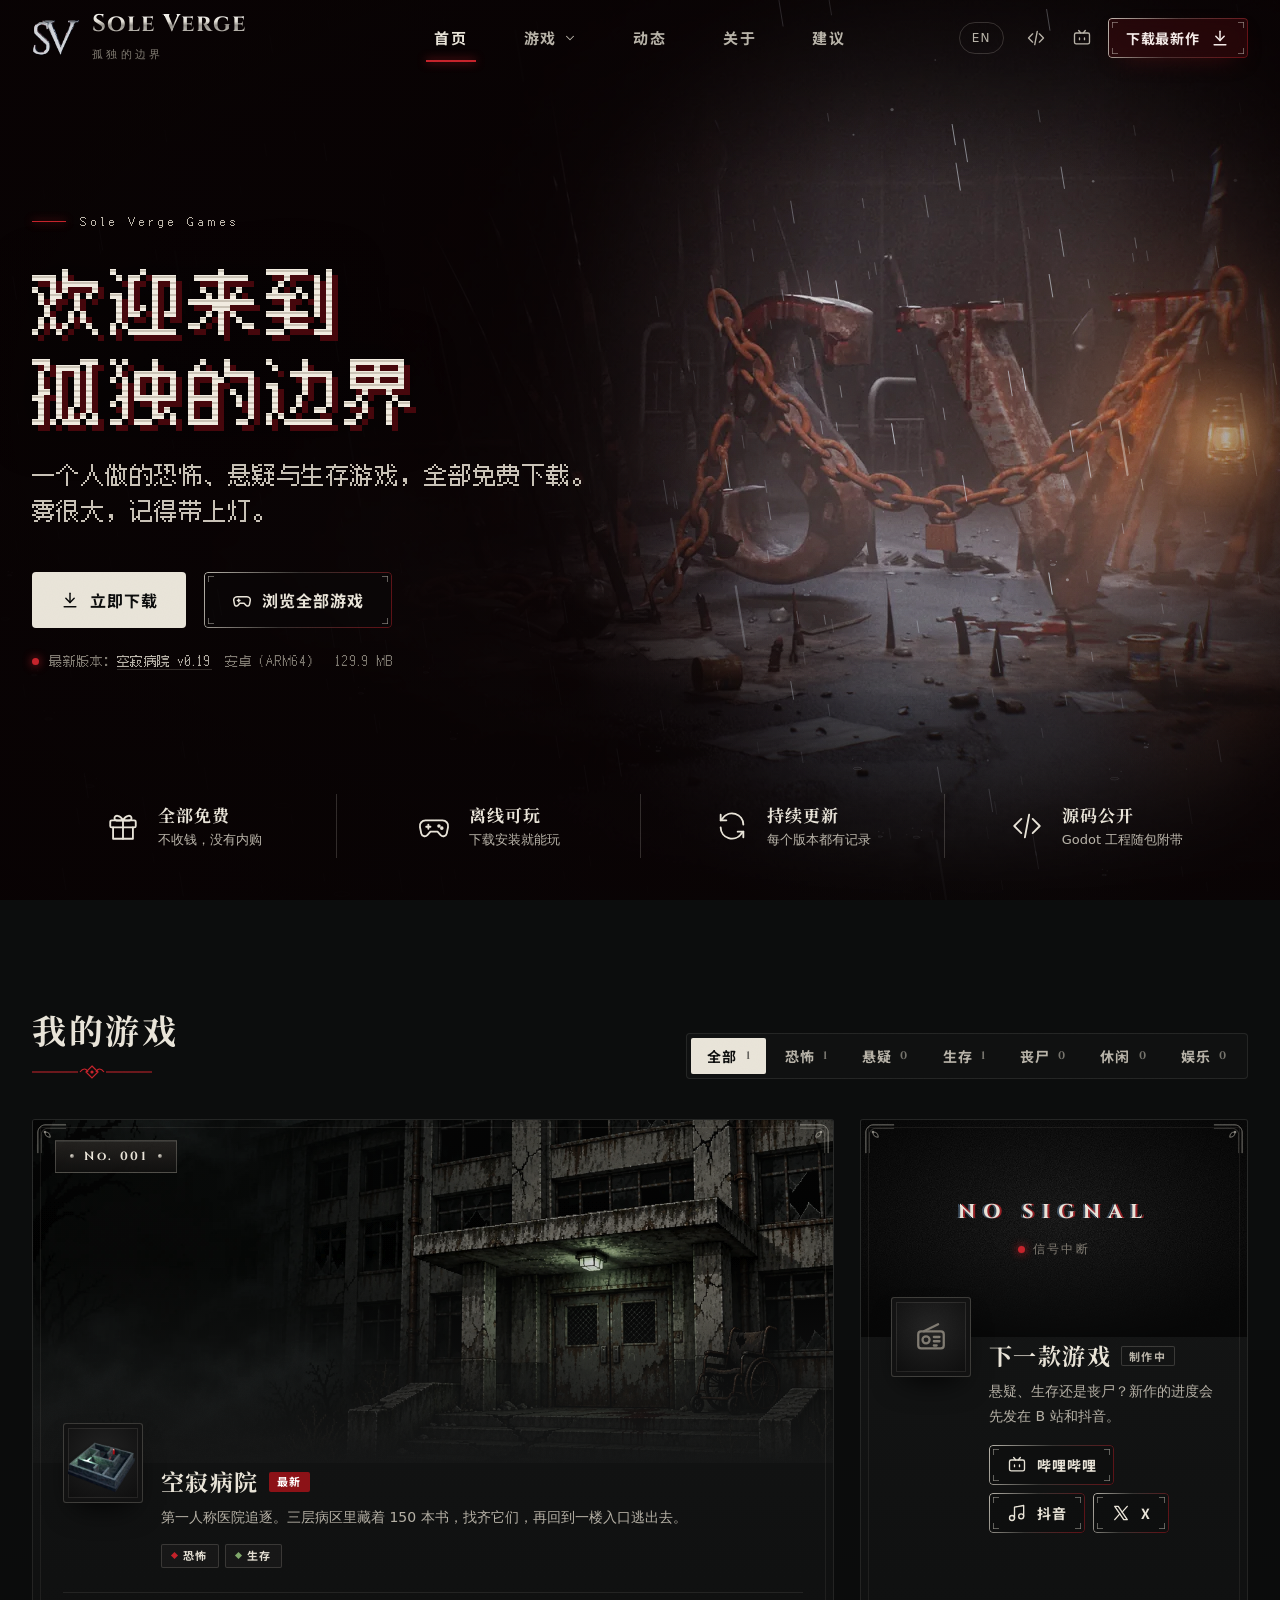
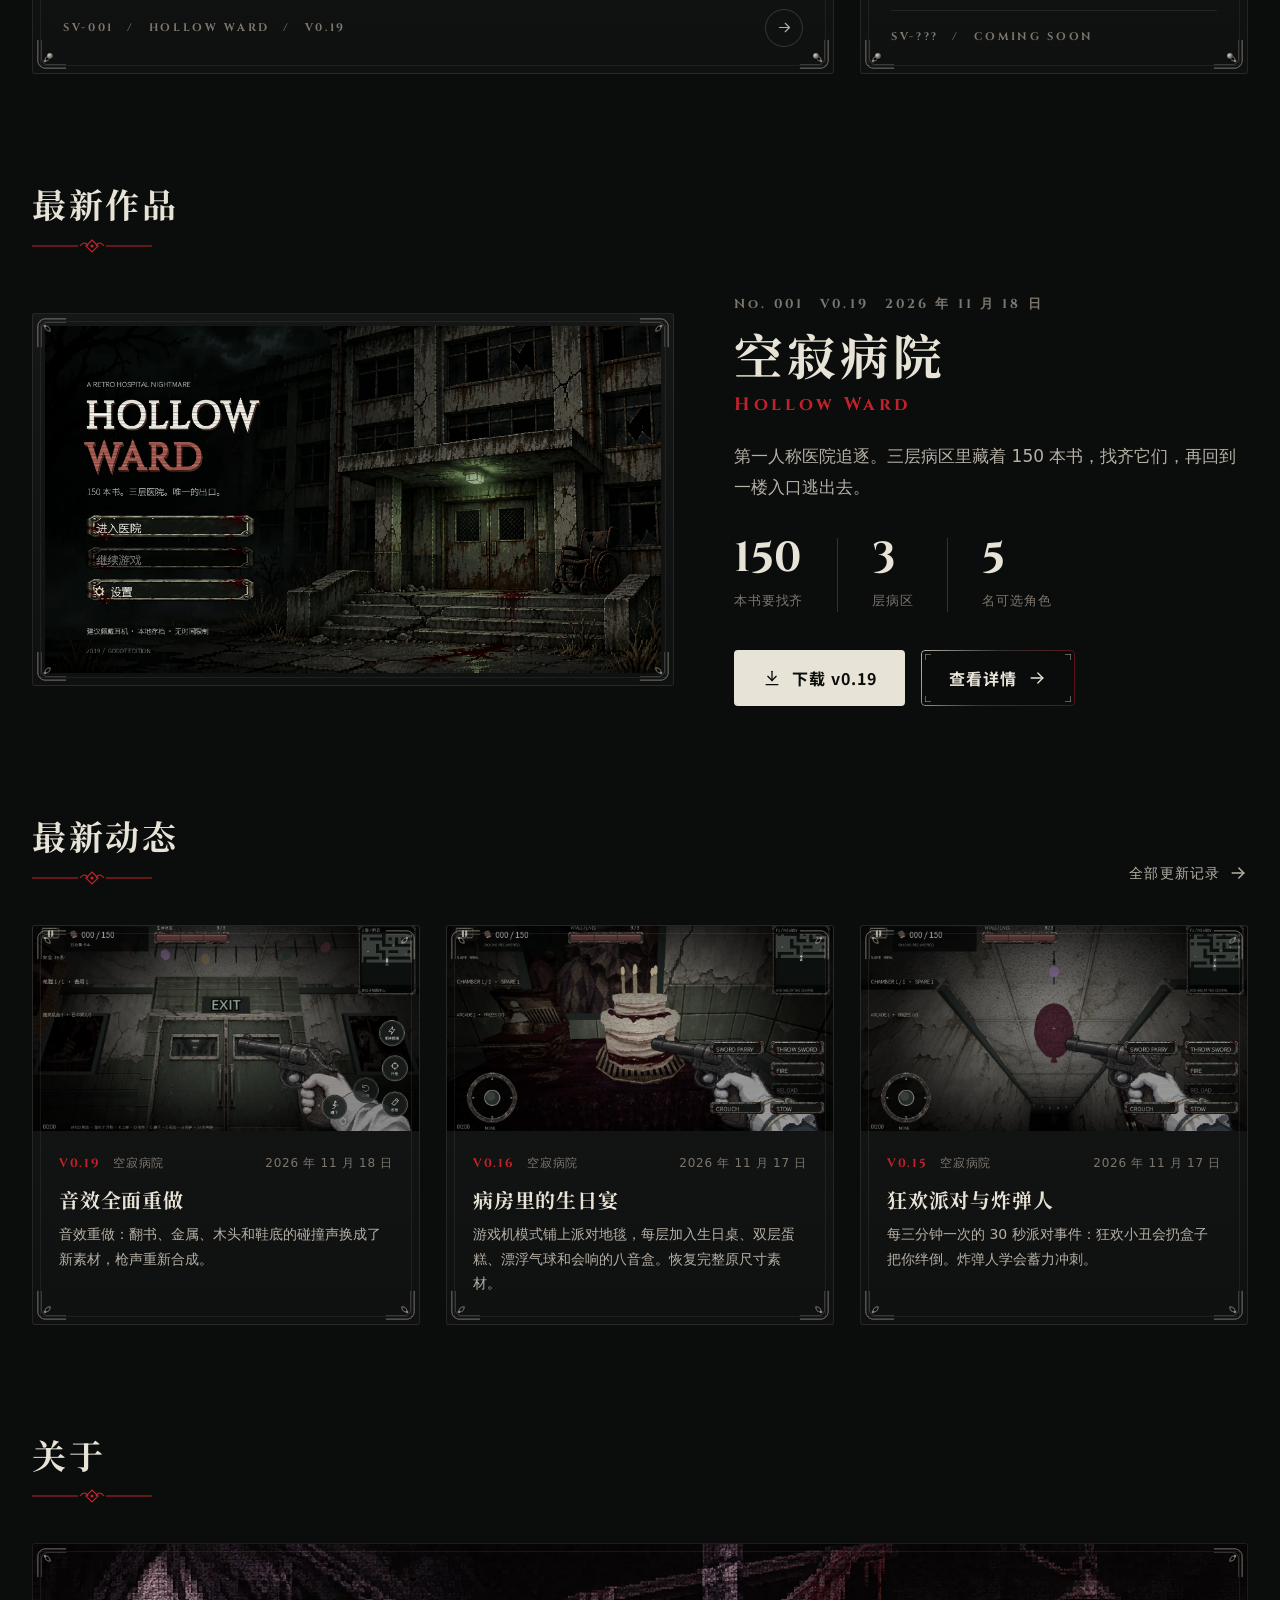
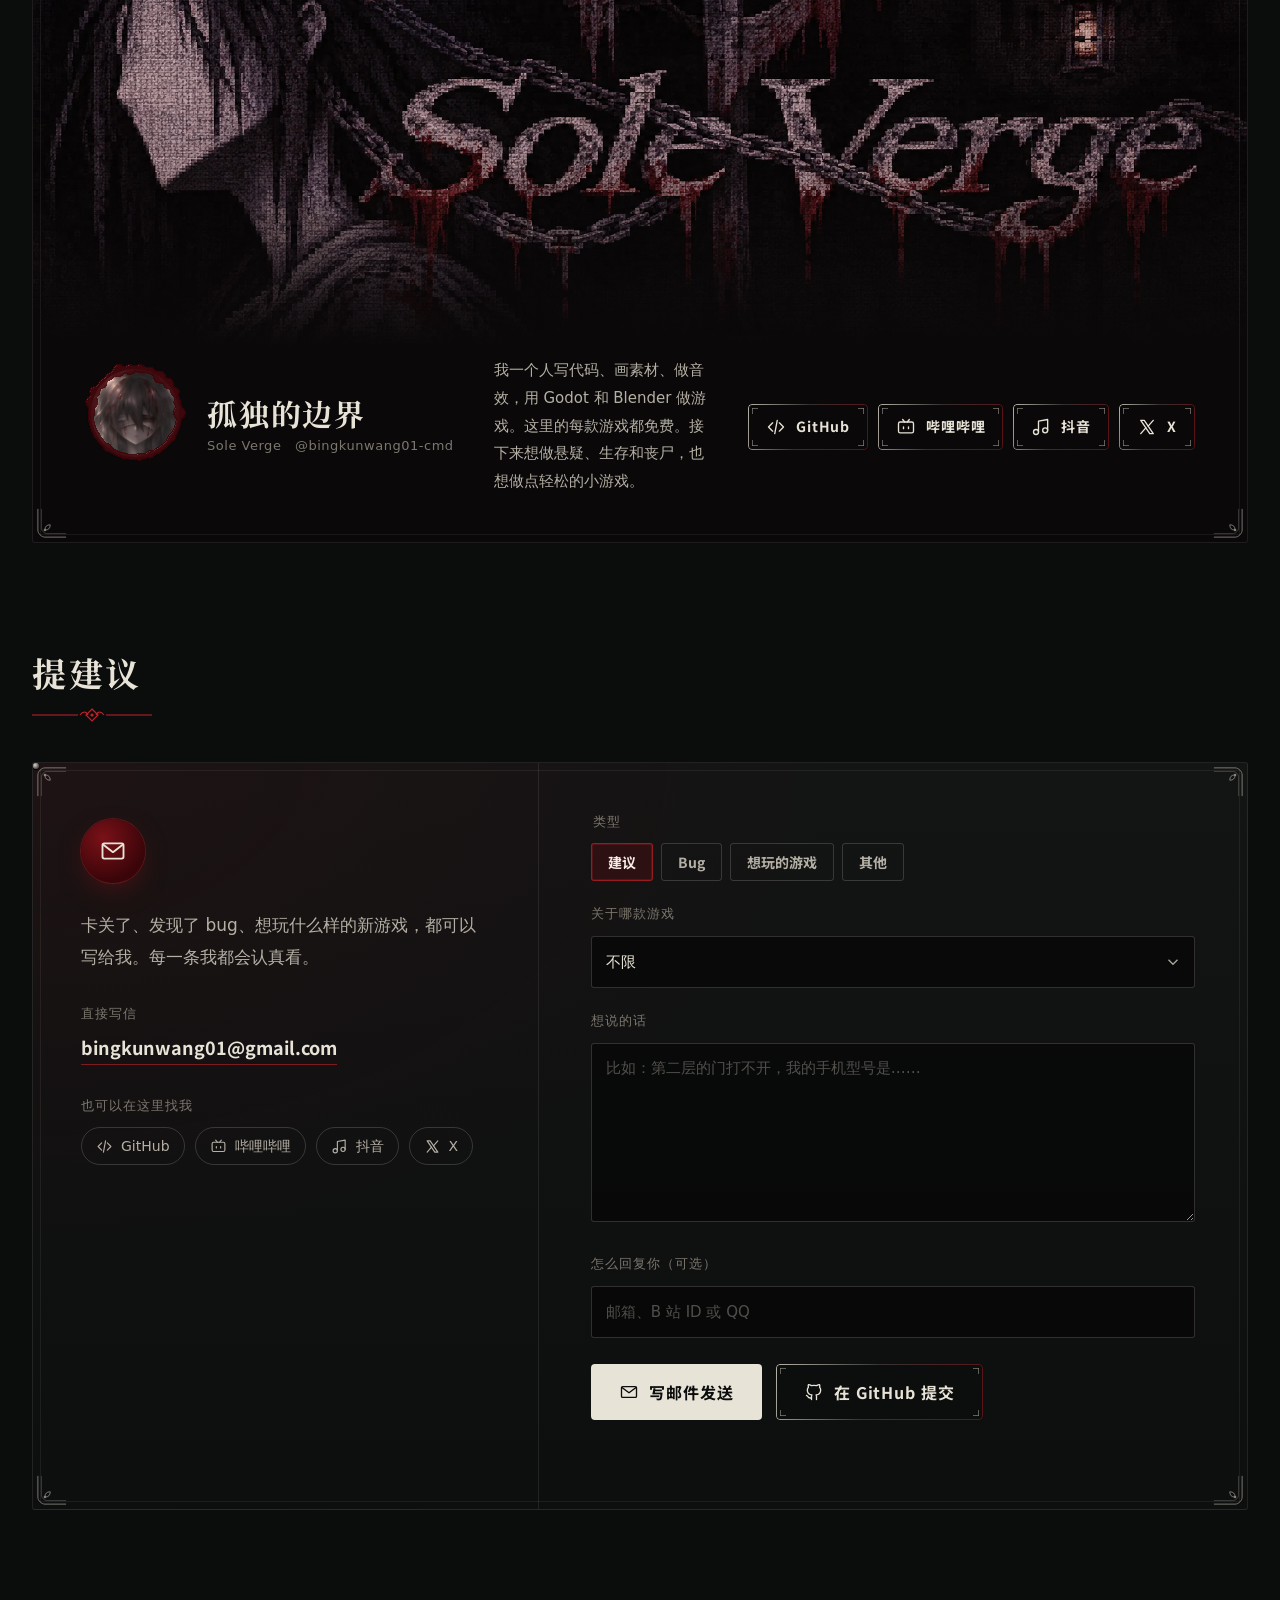
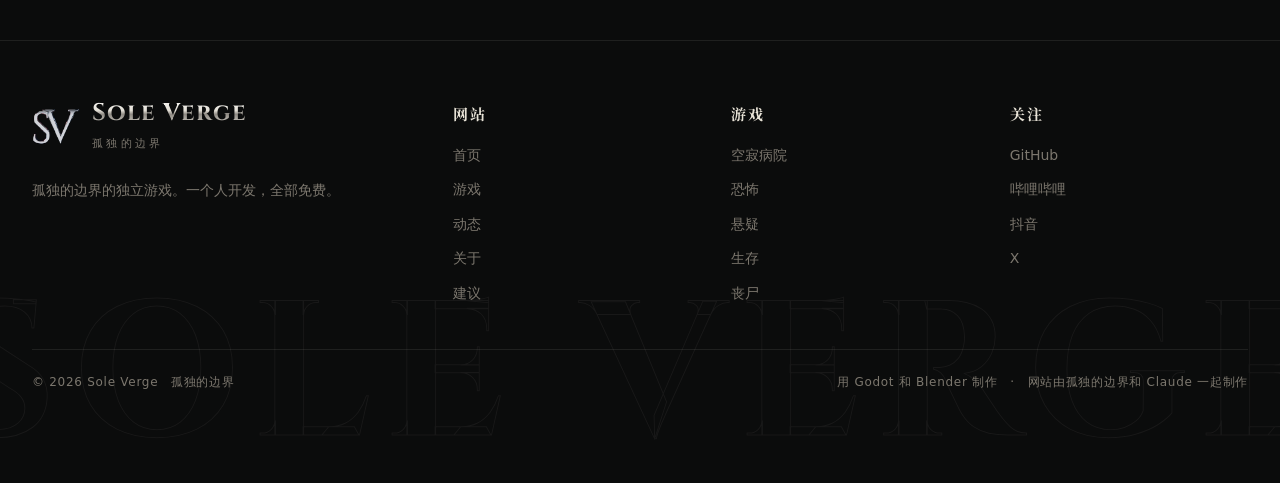
<file: index.html>
<!doctype html>
<html lang="zh-CN">
<head>
  <meta charset="utf-8">
  <meta name="viewport" content="width=device-width, initial-scale=1, viewport-fit=cover">
  <title>Sole Verge 孤独的边界 | 一个人做的免费恐怖与独立游戏</title>
  <meta name="description" content="孤独的边界（Sole Verge）的独立游戏：恐怖、悬疑、生存、丧尸、休闲……一个人开发，全部免费下载。">
  <meta name="theme-color" content="#0b0c0c">
  <meta property="og:title" content="Sole Verge 孤独的边界">
  <meta property="og:description" content="一个人做的独立游戏，全部免费下载。">
  <meta property="og:image" content="https://bingkunwang01-cmd.github.io/save-room-arcade/assets/site/og.jpg">
  <meta property="og:type" content="website">
  <meta name="twitter:card" content="summary_large_image">
  <link rel="icon" href="assets/site/favicon.png">
  <link rel="preload" as="image" href="assets/site/hero.webp" imagesrcset="assets/site/hero-1600.webp 1600w, assets/site/hero.webp 2560w" imagesizes="100vw">
  <link rel="stylesheet" href="css/site.css">
</head>
<body data-page="home">
  <header class="nav">
    <div class="shell nav__inner">
      <a class="logo" href="#top" aria-label="Sole Verge 首页">
        <span class="mark"><img src="assets/site/logo.webp" alt="" width="48" height="48"><span class="mark__blood" aria-hidden="true"></span></span>
        <span><span class="logo__name">Sole Verge</span><span class="logo__sub" data-i18n="logo.sub">孤独的边界</span></span>
      </a>
      <nav class="menu" aria-label="主导航">
        <a href="#top" class="is-active"><span data-i18n="nav.home">首页</span></a>
        <div class="menu__item">
          <button class="menu__trigger" type="button" aria-expanded="false" aria-haspopup="true" data-target="games"><span data-i18n="nav.games">游戏</span><svg class="menu__caret" viewBox="0 0 24 24" fill="none" stroke="currentColor" stroke-width="1.8" stroke-linecap="round" stroke-linejoin="round" aria-hidden="true"><path d="m6 9 6 6 6-6"/></svg></button>
        </div>
        <a href="#news"><span data-i18n="nav.news">动态</span></a>
        <a href="#about"><span data-i18n="nav.about">关于</span></a>
        <a href="#feedback"><span data-i18n="nav.feedback">建议</span></a>
      </nav>
      <div class="nav__tools">
        <button class="lang" type="button" data-lang>EN</button>
        <button class="menu-btn" type="button" data-menu-btn aria-label="菜单" aria-expanded="false"><span></span><span></span><span></span></button>
        <a class="icon-btn" data-github href="https://github.com/bingkunwang01-cmd" target="_blank" rel="noopener" aria-label="GitHub">
          <svg class="i" viewBox="0 0 24 24" fill="none" stroke="currentColor" stroke-width="1.6" stroke-linecap="round" stroke-linejoin="round" aria-hidden="true"><path d="m8 7-5 5 5 5"/><path d="m16 7 5 5-5 5"/><path d="m13.5 4-3 16"/></svg>
        </a>
        <a class="icon-btn" data-bilibili href="#" target="_blank" rel="noopener" aria-label="哔哩哔哩">
          <svg class="i" viewBox="0 0 24 24" fill="none" stroke="currentColor" stroke-width="1.6" stroke-linecap="round" stroke-linejoin="round" aria-hidden="true"><rect x="3" y="6" width="18" height="13" rx="2"/><path d="m8 3 2.5 3M16 3l-2.5 3"/><path d="M9 12v2M15 12v2"/></svg>
        </a>
        <a class="btn btn--blood btn--sm" data-cta href="#games">
          <span data-i18n="nav.cta">下载最新作</span>
          <svg class="i i--down" viewBox="0 0 24 24" fill="none" stroke="currentColor" stroke-width="1.8" stroke-linecap="round" stroke-linejoin="round" aria-hidden="true"><path d="M12 4v11"/><path d="m7 10 5 5 5-5"/><path d="M5 20h14"/></svg>
        </a>
      </div>
    </div>
  </header>
  <div class="mega" data-mega></div>

  <main>
    <section class="hero" id="top">
      <div class="hero__art">
        <img src="assets/site/hero.webp" srcset="assets/site/hero-1600.webp 1600w, assets/site/hero.webp 2560w" sizes="100vw" alt="" fetchpriority="high">
        <img class="hero__flash" src="assets/site/hero-flash.webp" alt="" aria-hidden="true" loading="lazy">
        <canvas class="hero__bolt" aria-hidden="true"></canvas>
      </div>
      <div class="hero__lamp" data-lamp aria-hidden="true"></div>
      <canvas class="hero__fogfx" aria-hidden="true"></canvas>
      <canvas class="hero__ash" aria-hidden="true"></canvas>
      <div class="hero__vig" aria-hidden="true"></div>

      <div class="shell hero__content">
        <p class="eyebrow">Sole Verge Games</p>
        <h1 class="hero__title" data-i18n-html="hero.title">欢迎来到<br>孤独的边界</h1>
        <p class="hero__sub" data-i18n-html="hero.sub">一个人做的<wbr>恐怖、<wbr>悬疑与<wbr>生存游戏，<wbr>全部免费下载。<br>雾很大，<wbr>记得带上灯。</p>
        <div class="hero__actions">
          <a class="btn btn--light" data-hero-download href="#games">
            <svg class="i i--down" viewBox="0 0 24 24" fill="none" stroke="currentColor" stroke-width="1.8" stroke-linecap="round" stroke-linejoin="round" aria-hidden="true"><path d="M12 4v11"/><path d="m7 10 5 5 5-5"/><path d="M5 20h14"/></svg>
            <span data-i18n="hero.download">立即下载</span>
          </a>
          <a class="btn btn--line" href="#games">
            <svg class="i" viewBox="0 0 24 24" fill="none" stroke="currentColor" stroke-width="1.8" stroke-linecap="round" stroke-linejoin="round" aria-hidden="true"><path d="M6 8h12a4 4 0 0 1 3.9 4.8l-.9 4.4a2.5 2.5 0 0 1-4.3 1.2L14.5 16h-5l-2.2 2.4A2.5 2.5 0 0 1 3 17.2l-.9-4.4A4 4 0 0 1 6 8z"/><path d="M8 11v3M6.5 12.5h3"/></svg>
            <span data-i18n="hero.browse">浏览全部游戏</span>
          </a>
        </div>
        <p class="hero__latest" data-hero-latest></p>
      </div>

      <div class="values">
        <div class="shell values__row">
          <div class="value">
            <svg class="i" viewBox="0 0 24 24" fill="none" stroke="currentColor" stroke-width="1.5" stroke-linecap="round" stroke-linejoin="round" aria-hidden="true"><rect x="3" y="8" width="18" height="5" rx="1"/><path d="M5 13v8h14v-8"/><path d="M12 8v13"/><path d="M12 8c-2-4-6-4-6-1.5S10 8 12 8zM12 8c2-4 6-4 6-1.5S14 8 12 8z"/></svg>
            <div><b data-i18n="value.free">全部免费</b><span data-i18n="value.free.sub">不收钱，没有内购</span></div>
          </div>
          <div class="value">
            <svg class="i" viewBox="0 0 24 24" fill="none" stroke="currentColor" stroke-width="1.5" stroke-linecap="round" stroke-linejoin="round" aria-hidden="true"><path d="M6 8h12a4 4 0 0 1 3.9 4.8l-.9 4.4a2.5 2.5 0 0 1-4.3 1.2L14.5 16h-5l-2.2 2.4A2.5 2.5 0 0 1 3 17.2l-.9-4.4A4 4 0 0 1 6 8z"/><path d="M8 11v3M6.5 12.5h3"/><circle cx="15.5" cy="12" r=".6" fill="currentColor"/><circle cx="17.5" cy="13.5" r=".6" fill="currentColor"/></svg>
            <div><b data-i18n="value.offline">离线可玩</b><span data-i18n="value.offline.sub">下载安装就能玩</span></div>
          </div>
          <div class="value">
            <svg class="i" viewBox="0 0 24 24" fill="none" stroke="currentColor" stroke-width="1.5" stroke-linecap="round" stroke-linejoin="round" aria-hidden="true"><path d="M20 11a8 8 0 0 0-14.6-4.4L4 8"/><path d="M4 4v4h4"/><path d="M4 13a8 8 0 0 0 14.6 4.4L20 16"/><path d="M20 20v-4h-4"/></svg>
            <div><b data-i18n="value.updates">持续更新</b><span data-i18n="value.updates.sub">每个版本都有记录</span></div>
          </div>
          <div class="value">
            <svg class="i" viewBox="0 0 24 24" fill="none" stroke="currentColor" stroke-width="1.5" stroke-linecap="round" stroke-linejoin="round" aria-hidden="true"><path d="m8 7-5 5 5 5"/><path d="m16 7 5 5-5 5"/><path d="m13.5 4-3 16"/></svg>
            <div><b data-i18n="value.source">源码公开</b><span data-i18n="value.source.sub">Godot 工程随包附带</span></div>
          </div>
        </div>
      </div>
    </section>

    <section class="section" id="games">
      <div class="shell">
        <div class="head">
          <h2 class="head__title" data-i18n="games.title">我的游戏</h2>
          <div class="tabs" data-tabs role="group" aria-label="分类"></div>
        </div>
        <div class="cards" data-cards></div>
      </div>
    </section>

    <section class="section" id="latest">
      <div class="shell">
        <div class="head"><h2 class="head__title" data-i18n="spot.title">最新作品</h2></div>
        <div class="spot" data-spot></div>
      </div>
    </section>

    <section class="section" id="news">
      <div class="shell">
        <div class="head">
          <h2 class="head__title" data-i18n="news.title">最新动态</h2>
          <a class="head__link" data-news-all href="#"><span data-i18n="news.all">全部更新记录</span>
            <svg class="i" viewBox="0 0 24 24" fill="none" stroke="currentColor" stroke-width="1.8" stroke-linecap="round" stroke-linejoin="round" aria-hidden="true"><path d="M5 12h14"/><path d="m13 6 6 6-6 6"/></svg></a>
        </div>
        <div class="news" data-news></div>
      </div>
    </section>

    <section class="section" id="about">
      <div class="shell">
        <div class="head"><h2 class="head__title" data-i18n="studio.title">关于</h2></div>
        <div class="frame studio"><span class="orn orn--tl"></span><span class="orn orn--tr"></span><span class="orn orn--bl"></span><span class="orn orn--br"></span>
          <div class="studio__art"><img src="assets/site/sole-verge-keyart.webp" alt="Sole Verge 主视觉" width="2172" height="724" loading="lazy"></div>
          <div class="studio__body" data-studio></div>
        </div>
      </div>
    </section>

    <section class="section" id="feedback">
      <div class="shell">
        <div class="head"><h2 class="head__title" data-i18n="fb.title">提建议</h2></div>
        <div class="frame feedback" data-feedback></div>
      </div>
    </section>
  </main>

  <footer class="footer" data-footer></footer>

  <noscript><p class="shell" style="padding:20px 0">这个网站需要开启 JavaScript 才能显示游戏列表。</p></noscript>
  <script src="js/games.js"></script>
  <script src="js/site.js"></script>
</body>
</html>
</file>
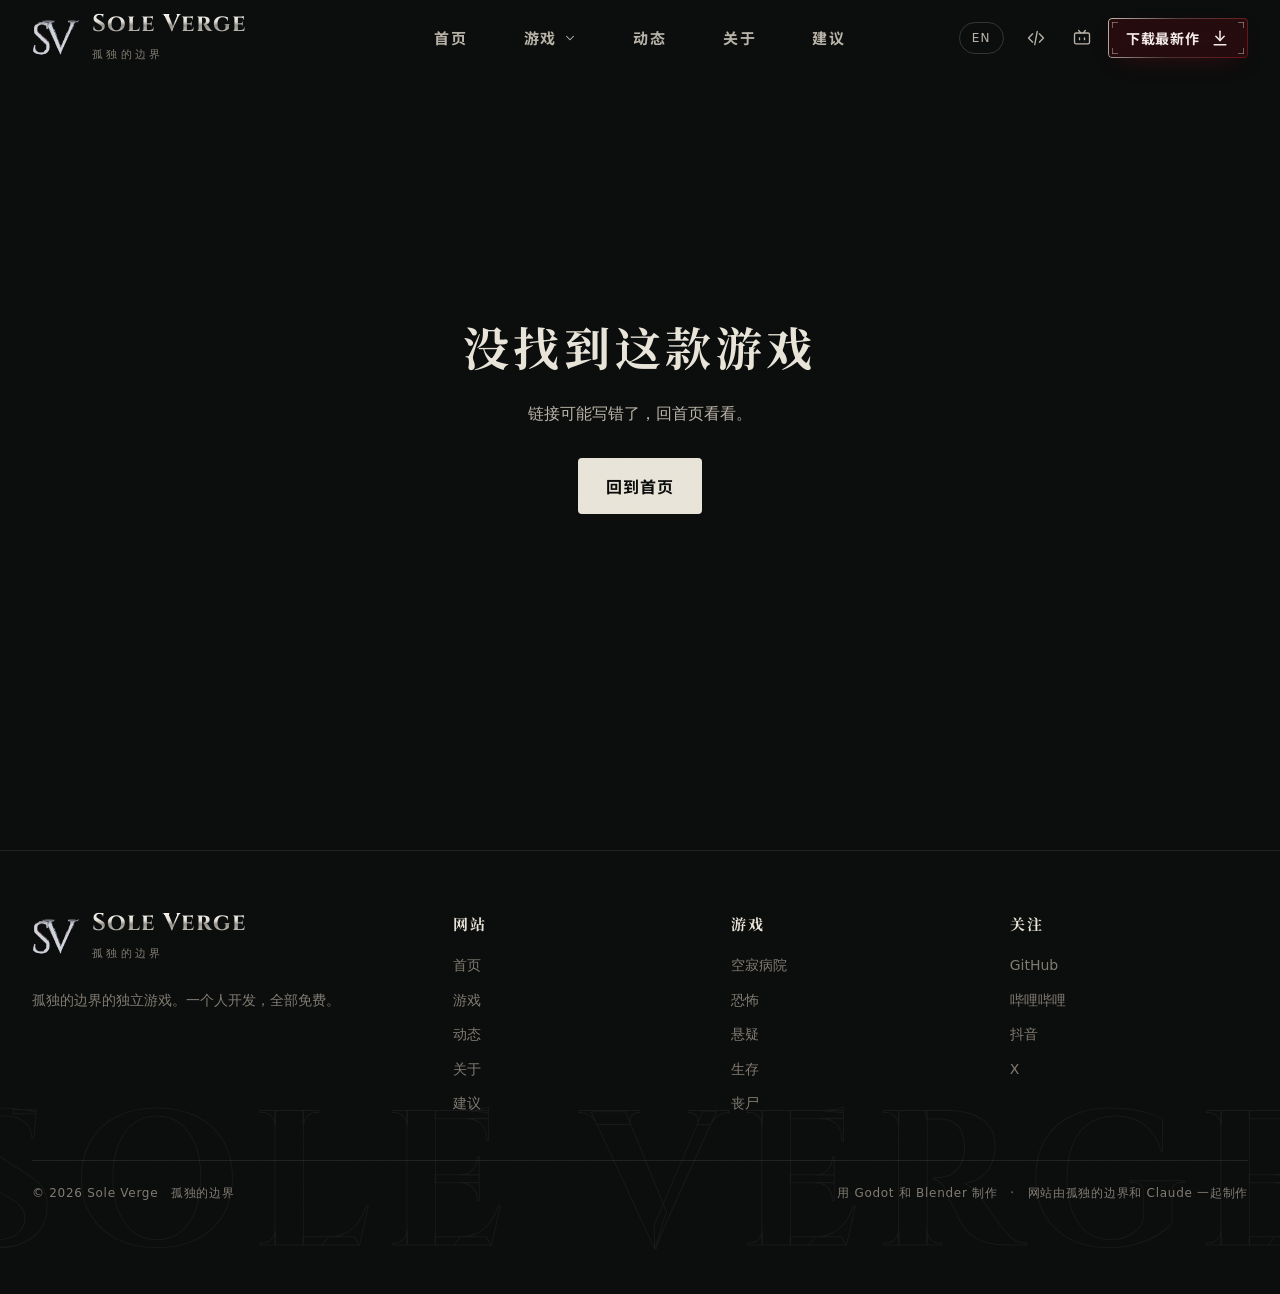
<file: game.html>
<!doctype html>
<html lang="zh-CN">
<head>
  <meta charset="utf-8">
  <meta name="viewport" content="width=device-width, initial-scale=1, viewport-fit=cover">
  <title>Sole Verge 孤独的边界</title>
  <meta name="description" content="孤独的边界的独立游戏：画面、玩法、下载和更新记录。">
  <meta name="theme-color" content="#0b0c0c">
  <link rel="icon" href="assets/site/favicon.png">
  <link rel="stylesheet" href="css/site.css">
</head>
<body data-page="game">
  <header class="nav">
    <div class="shell nav__inner">
      <a class="logo" href="index.html#top" aria-label="Sole Verge 首页">
        <span class="mark"><img src="assets/site/logo.webp" alt="" width="48" height="48"><span class="mark__blood" aria-hidden="true"></span></span>
        <span><span class="logo__name">Sole Verge</span><span class="logo__sub" data-i18n="logo.sub">孤独的边界</span></span>
      </a>
      <nav class="menu" aria-label="主导航">
        <a href="index.html#top"><span data-i18n="nav.home">首页</span></a>
        <div class="menu__item">
          <button class="menu__trigger is-active" type="button" aria-expanded="false" aria-haspopup="true" data-target="games"><span data-i18n="nav.games">游戏</span><svg class="menu__caret" viewBox="0 0 24 24" fill="none" stroke="currentColor" stroke-width="1.8" stroke-linecap="round" stroke-linejoin="round" aria-hidden="true"><path d="m6 9 6 6 6-6"/></svg></button>
        </div>
        <a href="index.html#news"><span data-i18n="nav.news">动态</span></a>
        <a href="index.html#about"><span data-i18n="nav.about">关于</span></a>
        <a href="index.html#feedback"><span data-i18n="nav.feedback">建议</span></a>
      </nav>
      <div class="nav__tools">
        <button class="lang" type="button" data-lang>EN</button>
        <button class="menu-btn" type="button" data-menu-btn aria-label="菜单" aria-expanded="false"><span></span><span></span><span></span></button>
        <a class="icon-btn" data-github href="https://github.com/bingkunwang01-cmd" target="_blank" rel="noopener" aria-label="GitHub">
          <svg class="i" viewBox="0 0 24 24" fill="none" stroke="currentColor" stroke-width="1.6" stroke-linecap="round" stroke-linejoin="round" aria-hidden="true"><path d="m8 7-5 5 5 5"/><path d="m16 7 5 5-5 5"/><path d="m13.5 4-3 16"/></svg>
        </a>
        <a class="icon-btn" data-bilibili href="#" target="_blank" rel="noopener" aria-label="哔哩哔哩">
          <svg class="i" viewBox="0 0 24 24" fill="none" stroke="currentColor" stroke-width="1.6" stroke-linecap="round" stroke-linejoin="round" aria-hidden="true"><rect x="3" y="6" width="18" height="13" rx="2"/><path d="m8 3 2.5 3M16 3l-2.5 3"/><path d="M9 12v2M15 12v2"/></svg>
        </a>
        <a class="btn btn--blood btn--sm" data-cta href="index.html#games">
          <span data-i18n="nav.cta">下载最新作</span>
          <svg class="i i--down" viewBox="0 0 24 24" fill="none" stroke="currentColor" stroke-width="1.8" stroke-linecap="round" stroke-linejoin="round" aria-hidden="true"><path d="M12 4v11"/><path d="m7 10 5 5 5-5"/><path d="M5 20h14"/></svg>
        </a>
      </div>
    </div>
  </header>
  <div class="mega" data-mega></div>

  <main data-game></main>
  <footer class="footer" data-footer></footer>

  <noscript><p class="shell" style="padding:120px 0 20px">这个页面需要开启 JavaScript。</p></noscript>
  <script src="js/games.js"></script>
  <script src="js/site.js"></script>
</body>
</html>
</file>
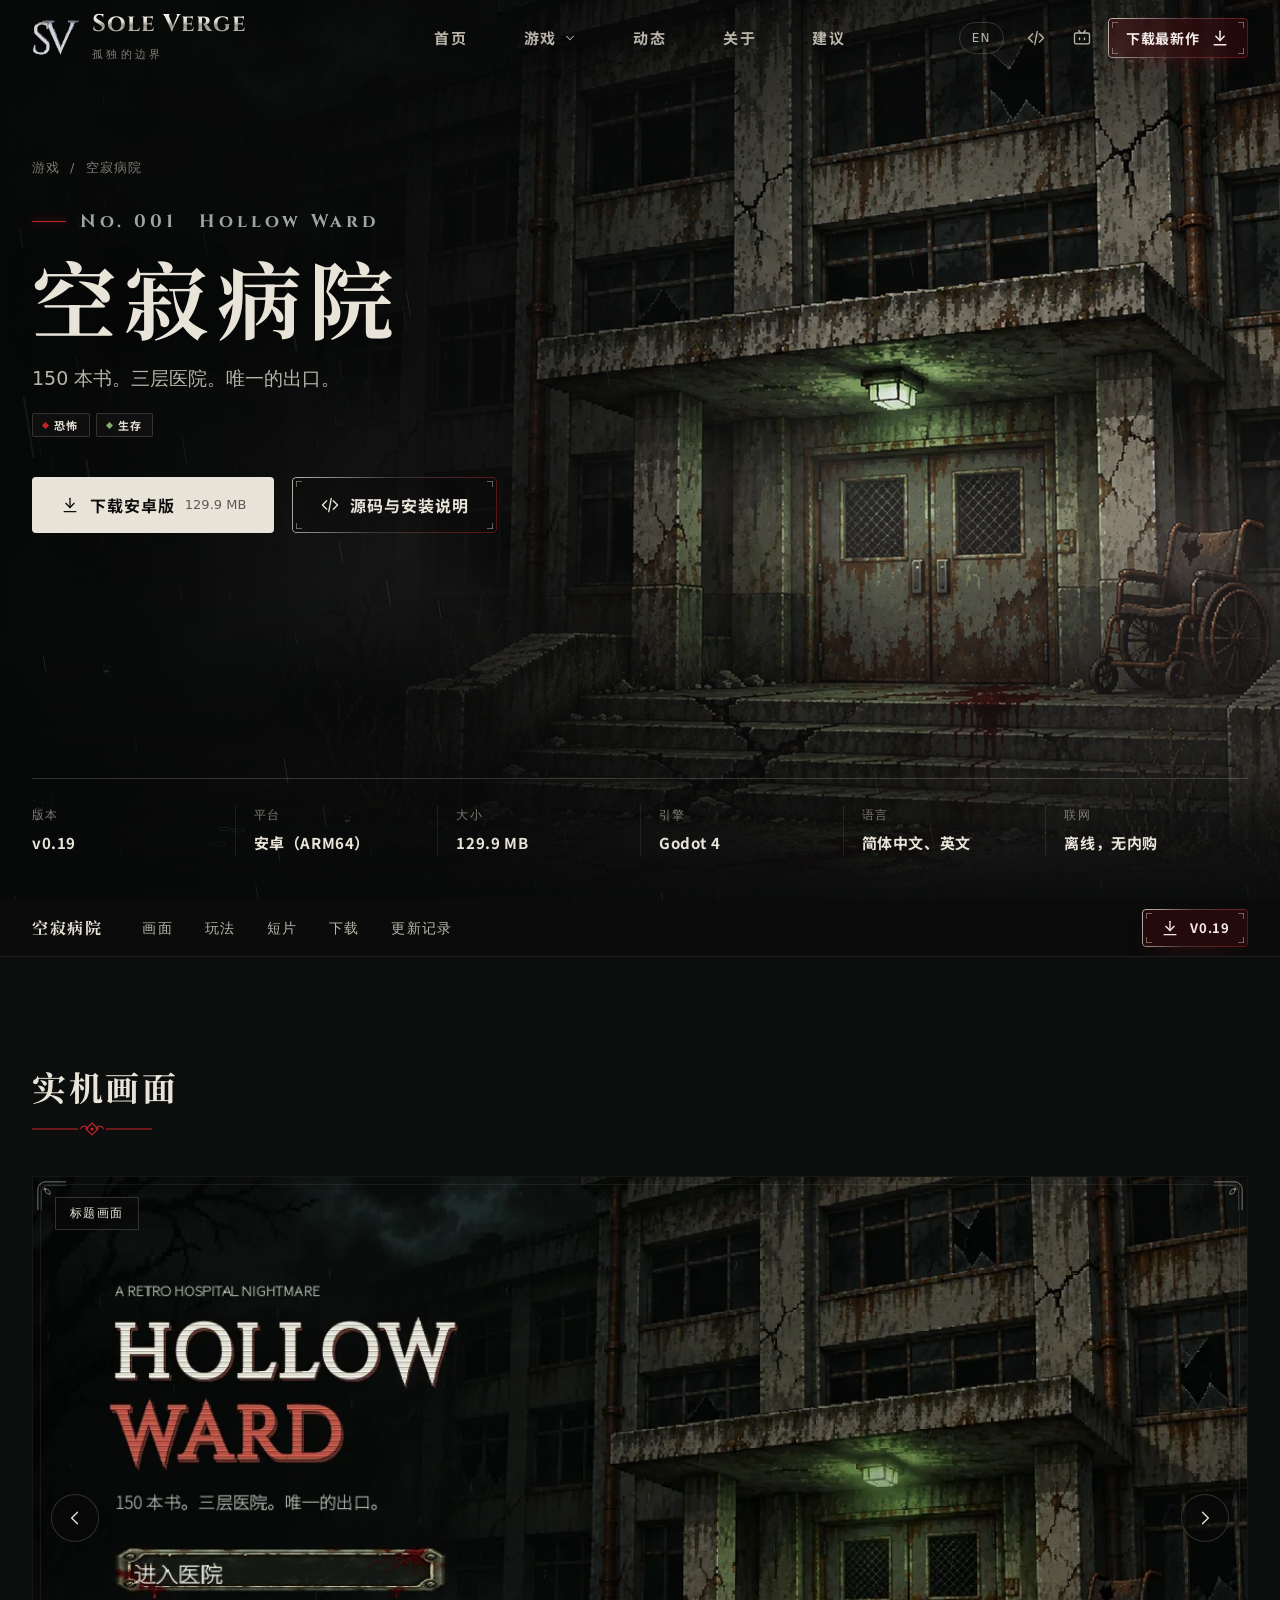
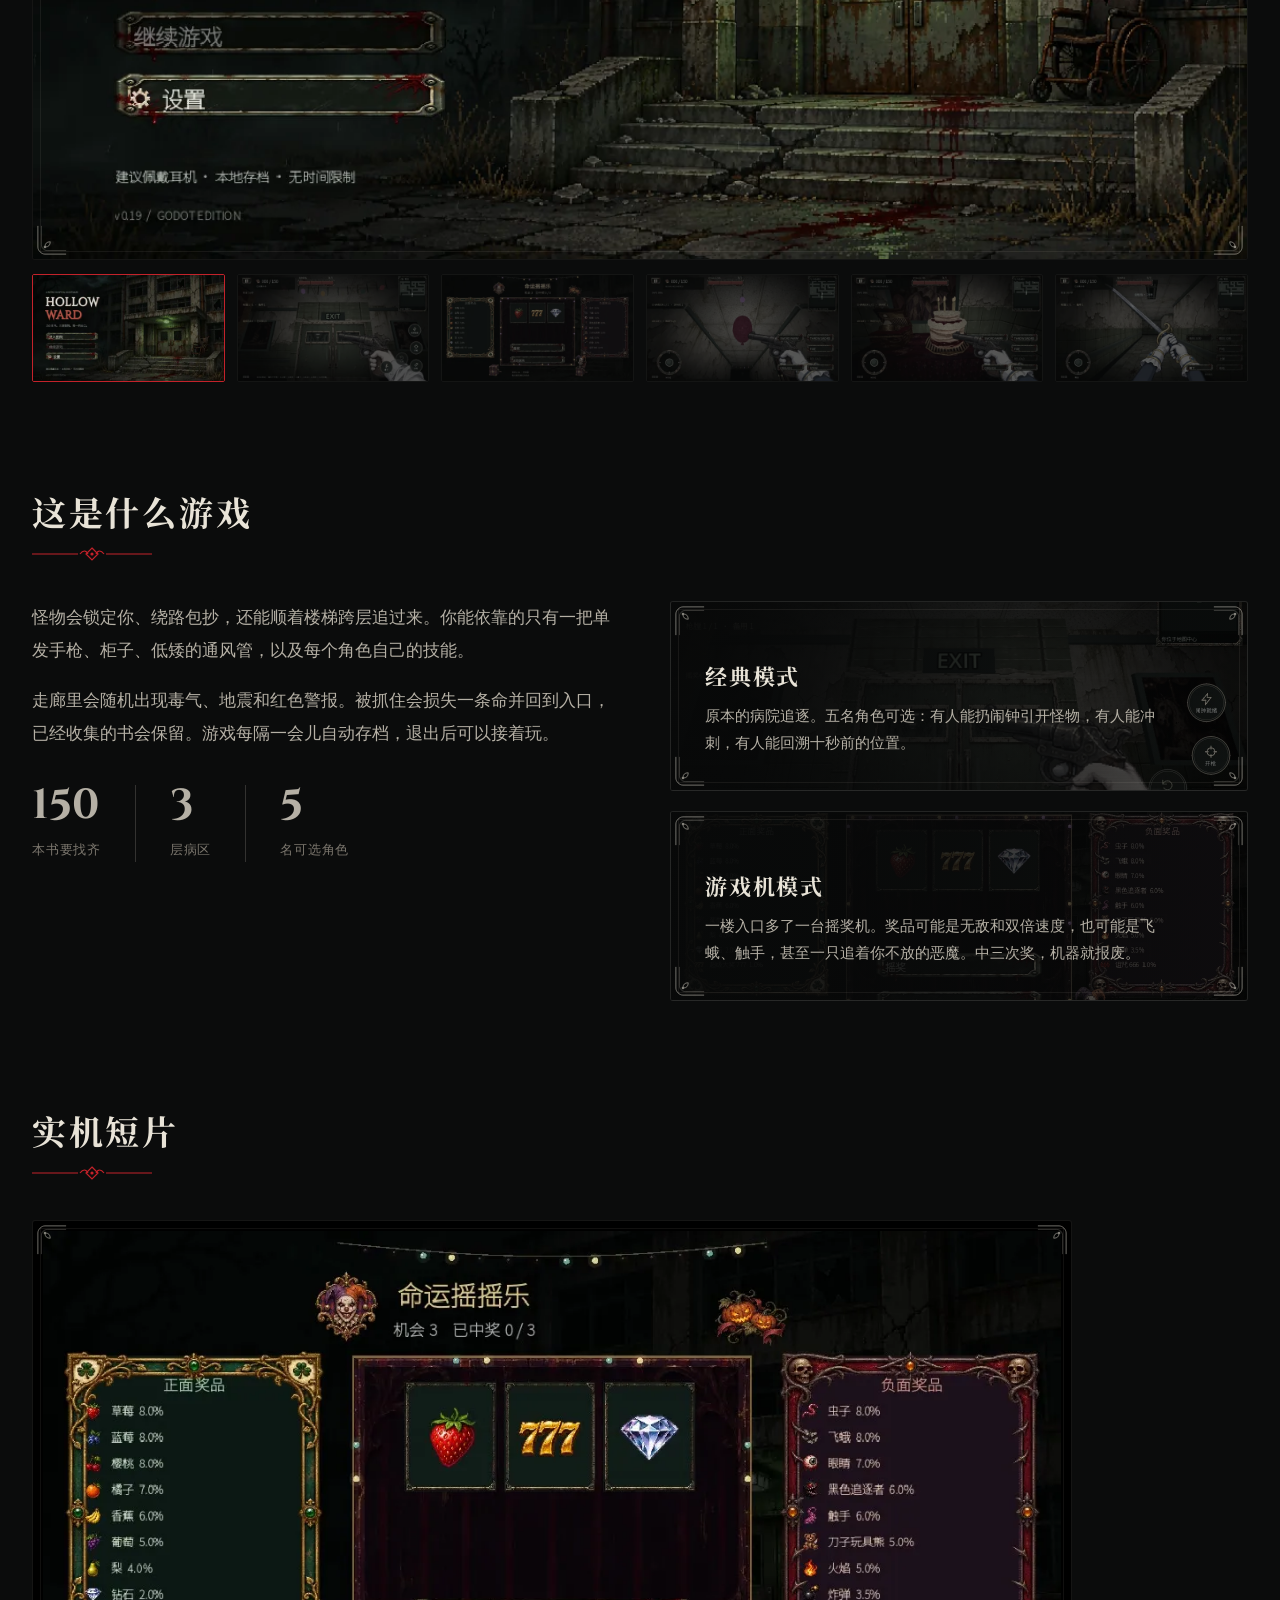
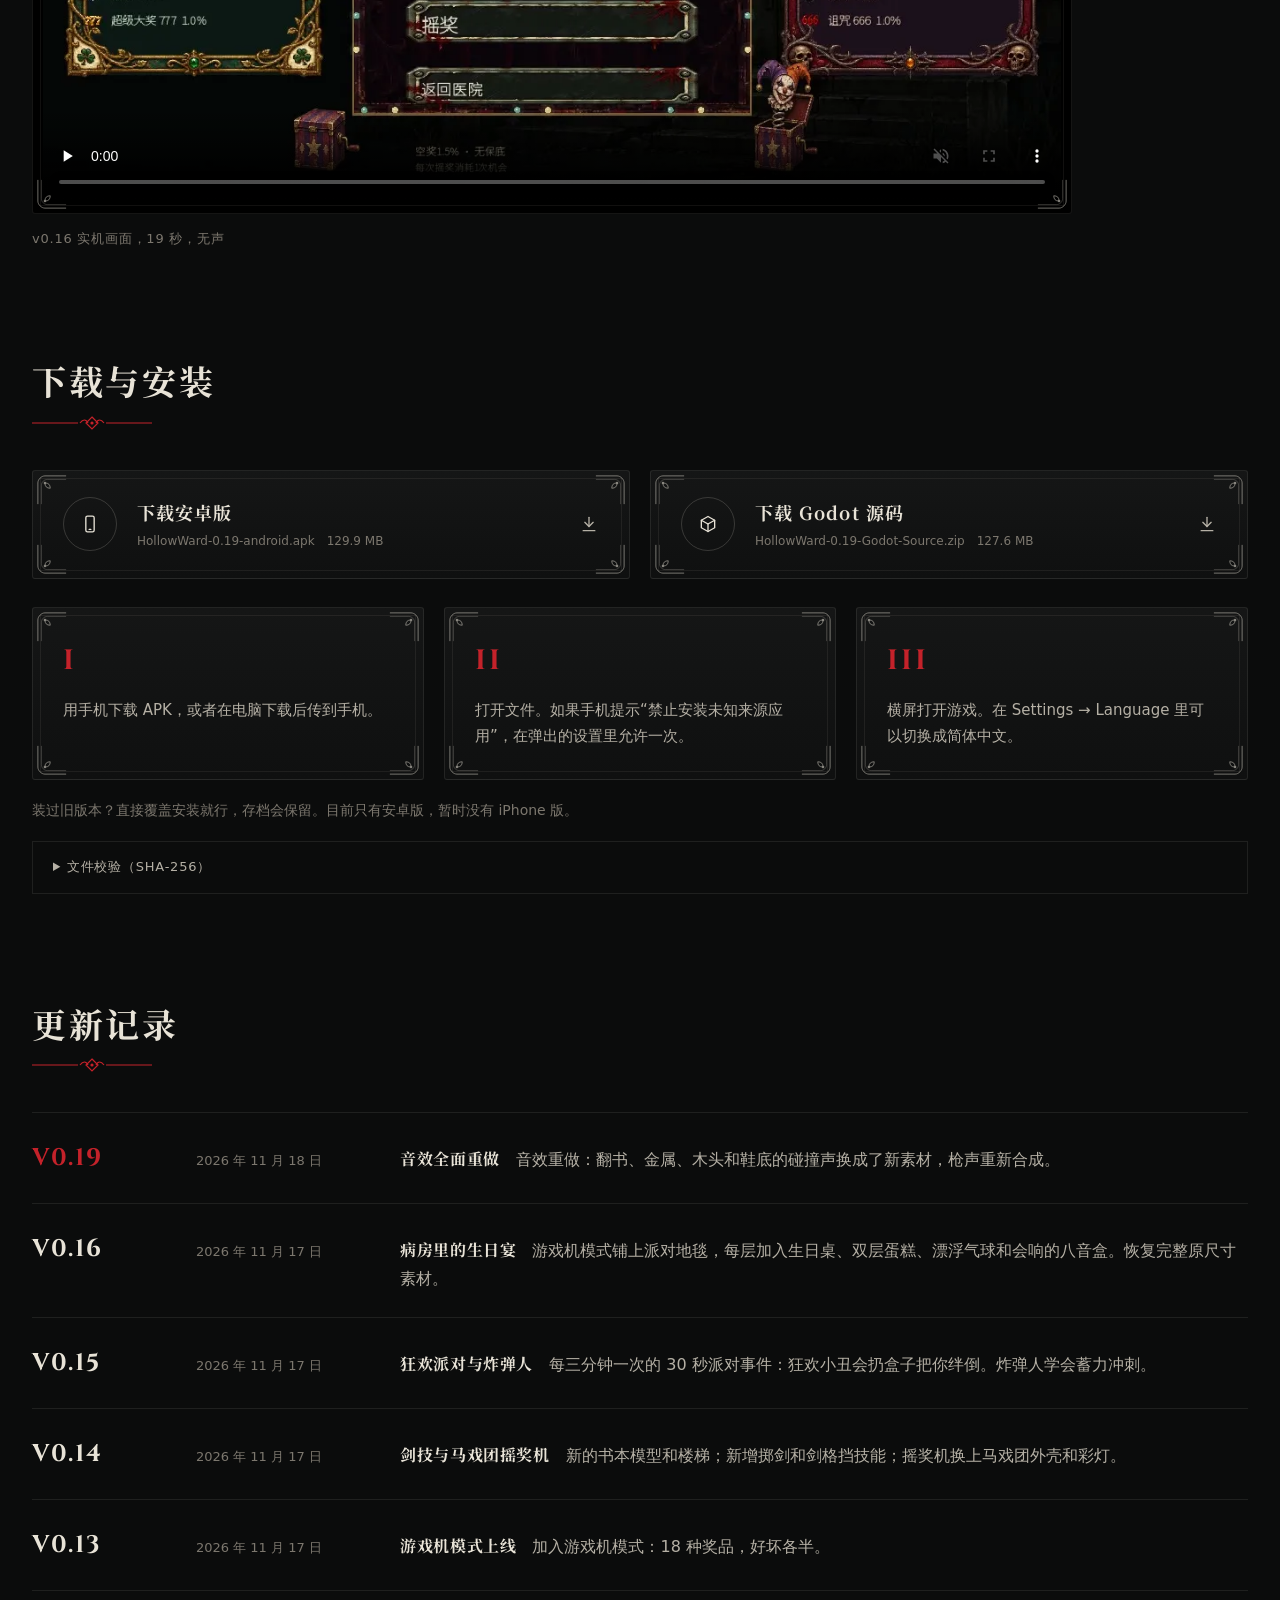
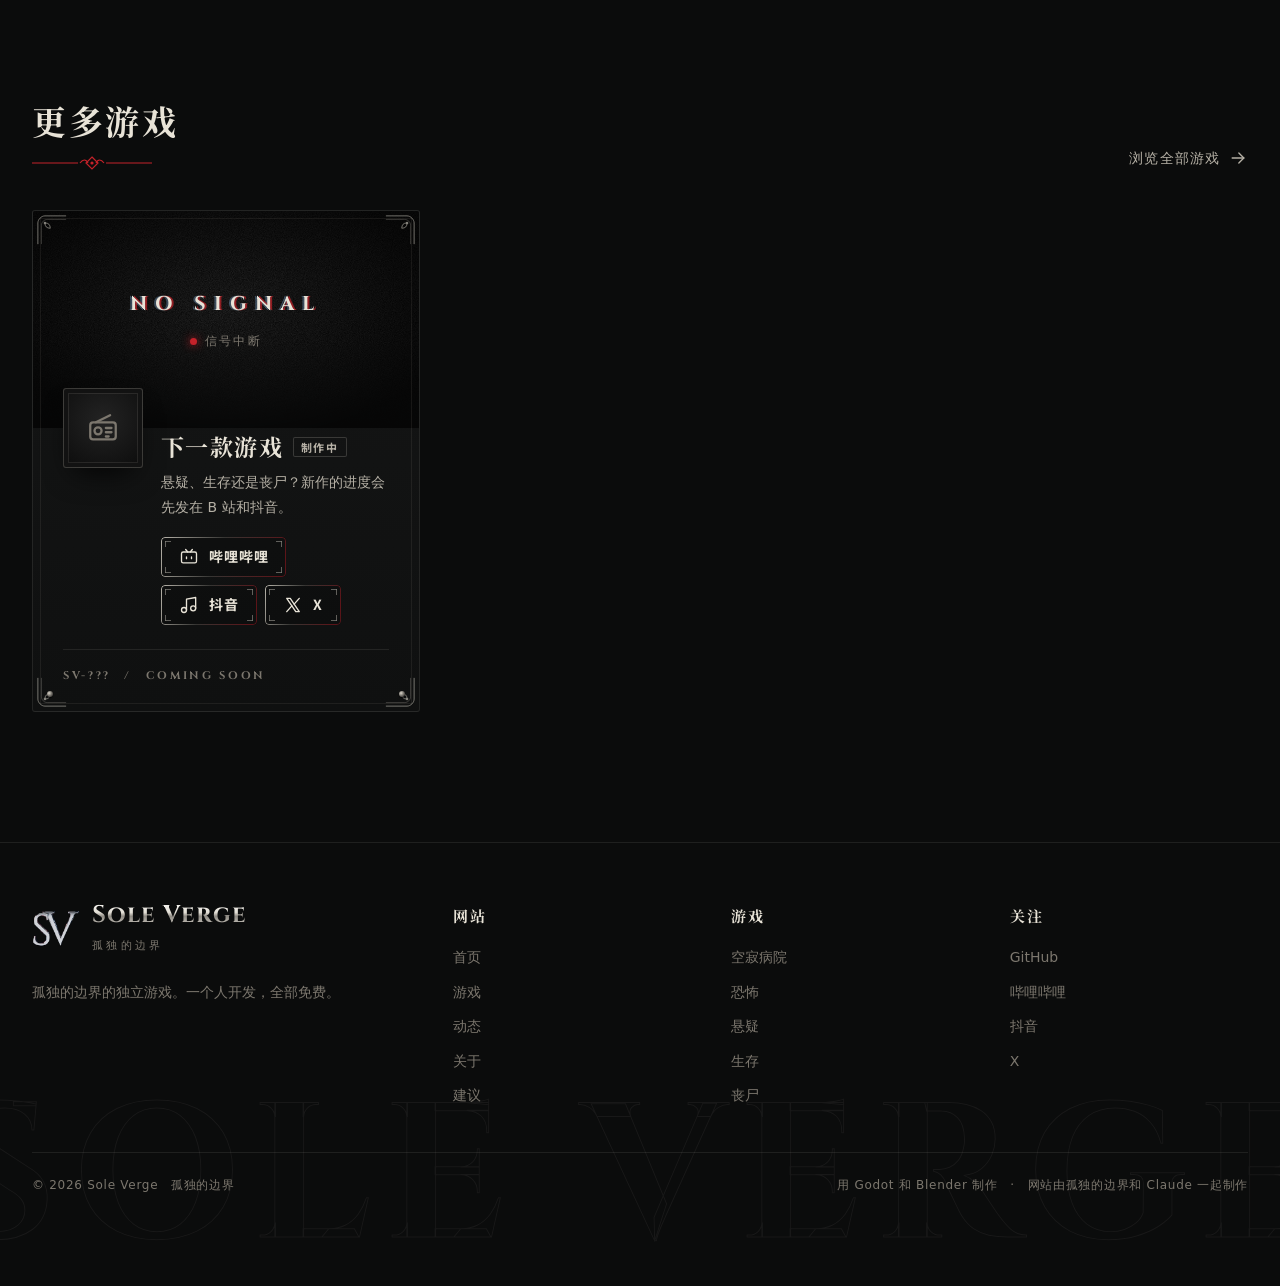
<file: hollow-ward.html>
<!doctype html>
<html lang="zh-CN">
<head>
  <meta charset="utf-8">
  <title>空寂病院 | Sole Verge</title>
  <meta http-equiv="refresh" content="0; url=game.html?id=hollow-ward">
  <link rel="canonical" href="game.html?id=hollow-ward">
  <script>location.replace('game.html?id=hollow-ward' + location.hash);</script>
</head>
<body>
  <p><a href="game.html?id=hollow-ward">空寂病院的页面搬到这里了</a></p>
</body>
</html>
</file>
<file: css/site.css>
@import url("../fonts/noto-serif-sc/700.css");
@import url("../fonts/noto-sans-sc/700.css");

@font-face {
  font-family: "Cinzel";
  font-style: normal;
  font-weight: 700;
  font-display: swap;
  src: url("../fonts/cinzel/cinzel-latin-700-normal.woff2") format("woff2");
}
/* Fusion Pixel 12px (SIL OFL), subset to the characters this site uses */
@font-face {
  font-family: "SV Pixel";
  font-style: normal;
  font-weight: 400;
  font-display: swap;
  src: url("../fonts/fusion-pixel/fusion-pixel-12px-sv.woff2") format("woff2");
}

/* ---------- Tokens ---------- */
:root {
  color-scheme: dark;
  --bg: #0b0c0c;
  --bg-2: #101111;
  --card: #131414;
  --card-2: #0f1010;
  --bone: #e8e3d7;
  --text-2: #b5b0a5;
  --text-3: #7c776e;
  --fog: #9da29f;
  --rust: #8a4a2c;
  --blood: #8c1217;
  --blood-hi: #c4222a;
  --line: rgba(232, 227, 215, 0.09);
  --line-2: rgba(232, 227, 215, 0.18);
  --chrome: linear-gradient(180deg, #ffffff 0%, #e2ded5 42%, #8f8b84 54%, #efebe3 100%);

  --f-title: "SV Serif", "Songti SC", "STSong", "SimSun", serif;
  --f-ui: "SV Head", "PingFang SC", "Microsoft YaHei UI", "Microsoft YaHei", sans-serif;
  --f-brand: "Cinzel", "Times New Roman", serif;
  --f-body: system-ui, -apple-system, "PingFang SC", "Microsoft YaHei UI", "Microsoft YaHei", "Noto Sans CJK SC", "Helvetica Neue", Arial, sans-serif;

  --shell: min(1320px, 100% - 64px);
  --nav-h: 76px;
  --ease: cubic-bezier(.2, .7, .2, 1);
  --noise: url("data:image/svg+xml,%3Csvg xmlns='http://www.w3.org/2000/svg' width='180' height='180'%3E%3Cfilter id='n'%3E%3CfeTurbulence type='fractalNoise' baseFrequency='.85' numOctaves='3' stitchTiles='stitch'/%3E%3CfeColorMatrix values='0 0 0 0 1 0 0 0 0 1 0 0 0 0 1 0 0 0 .9 0'/%3E%3C/filter%3E%3Crect width='100%25' height='100%25' filter='url(%23n)'/%3E%3C/svg%3E");
  --ornament: url("data:image/svg+xml,%3Csvg xmlns='http://www.w3.org/2000/svg' width='120' height='14' viewBox='0 0 120 14'%3E%3Cg fill='none' stroke='%23c4222a' stroke-width='1.2'%3E%3Cpath d='M0 7h46M74 7h46'/%3E%3Cpath d='M60 1l6 6-6 6-6-6z'/%3E%3Cpath d='M48 7c3-4 6-4 8 0M72 7c-3-4-6-4-8 0'/%3E%3C/g%3E%3Ccircle cx='60' cy='7' r='1.6' fill='%23c4222a'/%3E%3C/svg%3E");
  --corner: url("data:image/svg+xml,%3Csvg xmlns='http://www.w3.org/2000/svg' width='34' height='34' viewBox='0 0 34 34'%3E%3Cg fill='none' stroke='%23e8e3d7' stroke-width='1'%3E%3Cpath d='M1 33V9c0-4 4-8 8-8h24'/%3E%3Cpath d='M5 33V12c0-4 3-7 7-7h21' opacity='.45'/%3E%3Cpath d='M9 9c4 0 6 2 6 6-4 0-6-2-6-6z'/%3E%3C/g%3E%3Ccircle cx='9' cy='9' r='1.4' fill='%23e8e3d7'/%3E%3C/svg%3E");
  --corner-red: url("data:image/svg+xml,%3Csvg xmlns='http://www.w3.org/2000/svg' width='34' height='34' viewBox='0 0 34 34'%3E%3Cg fill='none' stroke='%23c4222a' stroke-width='1'%3E%3Cpath d='M1 33V9c0-4 4-8 8-8h24'/%3E%3Cpath d='M5 33V12c0-4 3-7 7-7h21' opacity='.45'/%3E%3Cpath d='M9 9c4 0 6 2 6 6-4 0-6-2-6-6z'/%3E%3C/g%3E%3Ccircle cx='9' cy='9' r='1.4' fill='%23c4222a'/%3E%3C/svg%3E");
}

*, *::before, *::after { box-sizing: border-box; }
html { scroll-behavior: smooth; scroll-padding-top: calc(var(--nav-h) + 16px); -webkit-text-size-adjust: 100%; }
body { margin: 0; background: var(--bg); color: var(--bone); font: 400 16px/1.75 var(--f-body); overflow-x: hidden; }
/* film grain over everything, like a PS2-era cutscene */
body::after {
  content: ""; position: fixed; inset: -50%; z-index: 100; pointer-events: none;
  background-image: var(--noise); opacity: .09; mix-blend-mode: overlay;
  animation: grain .9s steps(5) infinite;
}
@keyframes grain { 0% { transform: translate(0, 0); } 20% { transform: translate(-3%, 2%); } 40% { transform: translate(2%, -3%); } 60% { transform: translate(-2%, -1%); } 80% { transform: translate(3%, 3%); } 100% { transform: translate(0, 0); } }
img, video, svg { display: block; max-width: 100%; }
a { color: inherit; text-decoration: none; }
button { font: inherit; color: inherit; background: none; border: 0; padding: 0; cursor: pointer; }
h1, h2, h3, p { margin: 0; }
h1, h2, h3 { font-family: var(--f-title); font-weight: 700; }
:focus-visible { outline: 2px solid var(--blood-hi); outline-offset: 3px; border-radius: 4px; }
[hidden] { display: none !important; }
.shell { width: var(--shell); margin-inline: auto; }
.i { width: 20px; height: 20px; flex: none; }

/* ---------- Buttons ---------- */
.btn {
  position: relative; overflow: hidden; isolation: isolate;
  display: inline-flex; align-items: center; justify-content: center; gap: 10px;
  height: 56px; padding: 0 28px; border-radius: 4px;
  font-family: var(--f-ui); font-size: 16px; font-weight: 700; letter-spacing: .06em; white-space: nowrap;
  transition: color .35s var(--ease), border-color .35s var(--ease), box-shadow .35s var(--ease);
}
.bleed { position: absolute; inset: 0; z-index: -1; pointer-events: none; overflow: hidden; border-radius: inherit; }
.bleed svg { display: block; width: 100%; height: 100%; overflow: visible; }
.bleed__rise { transform: translateY(var(--h)); transition: transform 1.1s cubic-bezier(.3, .55, .2, 1); }
.btn.has-bleed:hover .bleed__rise, .btn.has-bleed:focus-visible .bleed__rise { transform: translateY(0); }
.bleed__wave { animation: wave 4.6s linear infinite; }
.bleed__wave--back { animation-duration: 7s; animation-direction: reverse; }
@keyframes wave { to { transform: translateX(calc(-1 * var(--len, 90px))); } }
.bleed__under { fill: #4a050b; opacity: .2; }
.bleed stop:nth-child(1) { stop-color: #6e0b13; stop-opacity: .3; }
.bleed stop:nth-child(2) { stop-color: #3e030a; stop-opacity: .46; }
.bleed stop:nth-child(3) { stop-color: #140002; stop-opacity: .62; }
.bleed__lip { fill: none; stroke: #1c0003; stroke-width: 1.4; opacity: .5; }
.bleed__shine { fill: none; stroke: #ffd2d2; stroke-width: .7; opacity: .42; }
/* on the bone button the blood multiplies like a stain on glass: deep, see-through red */
.btn--light .bleed__body, .btn--light .bleed__under { mix-blend-mode: multiply; }
.btn--light .bleed stop:nth-child(1) { stop-color: #8a3036; stop-opacity: .55; }
.btn--light .bleed stop:nth-child(2) { stop-color: #5a1a1f; stop-opacity: .7; }
.btn--light .bleed stop:nth-child(3) { stop-color: #2a0a0d; stop-opacity: .82; }
.btn--blood .bleed stop:nth-child(1) { stop-color: #3a0207; stop-opacity: .35; }
.btn--blood .bleed stop:nth-child(3) { stop-color: #0e0001; stop-opacity: .6; }
.btn--light { background: var(--bone); color: #0b0c0c; }
.btn--light:hover { color: #f6ebe8; box-shadow: 0 14px 40px -18px rgba(90, 6, 12, .6); transition-delay: .2s; }
.btn--line { color: var(--bone); background: rgba(10, 10, 11, .35); }
.btn--line:hover { color: #f3e6e2; }
.btn--line::after, .btn--blood::after {
  content: ""; position: absolute; inset: 0; z-index: 1; pointer-events: none; border-radius: inherit; padding: 1px;
  background: linear-gradient(110deg, rgba(232, 227, 215, .78) 0%, rgba(140, 136, 128, .32) 22%, rgba(128, 22, 28, .7) 46%, rgba(70, 66, 62, .35) 62%, rgba(232, 227, 215, .6) 84%, rgba(120, 116, 108, .35) 100%) 0 0 / 220% 100%;
  -webkit-mask: linear-gradient(#000 0 0) content-box, linear-gradient(#000 0 0); -webkit-mask-composite: xor; mask: linear-gradient(#000 0 0) content-box exclude, linear-gradient(#000 0 0);
  transition: background-position .9s var(--ease), opacity .35s ease;
}
.btn--line:hover::after, .btn--blood:hover::after, .btn--line:focus-visible::after, .btn--blood:focus-visible::after { background-position: 100% 0; }
.btn--line::before, .btn--blood::before {
  content: ""; position: absolute; inset: 4px; z-index: 1; pointer-events: none; --tk: rgba(232, 227, 215, .7);
  background:
    linear-gradient(var(--tk), var(--tk)) left top / 6px 1px no-repeat, linear-gradient(var(--tk), var(--tk)) left top / 1px 6px no-repeat,
    linear-gradient(var(--tk), var(--tk)) right top / 6px 1px no-repeat, linear-gradient(var(--tk), var(--tk)) right top / 1px 6px no-repeat,
    linear-gradient(var(--tk), var(--tk)) left bottom / 6px 1px no-repeat, linear-gradient(var(--tk), var(--tk)) left bottom / 1px 6px no-repeat,
    linear-gradient(var(--tk), var(--tk)) right bottom / 6px 1px no-repeat, linear-gradient(var(--tk), var(--tk)) right bottom / 1px 6px no-repeat;
  opacity: .55; transition: opacity .35s ease, inset .35s var(--ease);
}
.btn--line:hover::before, .btn--blood:hover::before { opacity: 1; inset: 3px; }
.btn--blood { background: rgba(96, 12, 18, .3); color: #f3e9e6; box-shadow: inset 0 1px 0 rgba(255, 200, 200, .08), 0 8px 26px -14px rgba(160, 20, 28, .55); -webkit-backdrop-filter: blur(8px); backdrop-filter: blur(8px); }

.btn--sm { height: 40px; padding: 0 18px; font-size: 14px; }
.btn__meta { font-family: var(--f-body); font-weight: 400; font-size: 13px; opacity: .65; letter-spacing: 0; }
.btn .i { transition: transform .35s var(--ease); }
.btn:hover .i--down { animation: bob .9s var(--ease) infinite; }
.btn:hover .i--go { transform: translateX(4px); }
@keyframes bob { 0%, 100% { transform: translateY(0); } 50% { transform: translateY(3px); } }

/* ---------- Top navigation ---------- */
.nav { position: fixed; inset: 0 0 auto; z-index: 60; height: var(--nav-h); transition: background-color .4s ease, border-color .4s ease; border-bottom: 1px solid transparent; }
.nav.is-scrolled, .nav.is-open { background: rgba(10, 11, 11, .86); backdrop-filter: blur(18px) saturate(1.1); -webkit-backdrop-filter: blur(18px) saturate(1.1); border-bottom-color: var(--line); }
.nav__inner { height: 100%; display: grid; grid-template-columns: 1fr auto 1fr; align-items: center; }
.logo { display: inline-flex; align-items: center; gap: 12px; justify-self: start; white-space: nowrap; }
.mark { position: relative; width: 48px; height: 48px; flex: none; }
.mark img { width: 100%; height: 100%; object-fit: contain; }
.mark__blood {
  position: absolute; inset: 0; pointer-events: none; opacity: 0;
  -webkit-mask: url("../assets/site/logo.webp") center / contain no-repeat; mask: url("../assets/site/logo.webp") center / contain no-repeat;
  background: url("../assets/site/blood.svg") 50% 100% / 100% 240% no-repeat;
  filter: url(#sv-liquid-sm);
}
.mark.is-bleeding .mark__blood { animation: bleed 5.2s var(--ease) forwards; }
@keyframes bleed {
  0% { opacity: 0; background-position: 50% 100%; }
  10% { opacity: .97; }
  55% { background-position: 50% 0%; opacity: .97; }
  82% { opacity: .9; }
  100% { opacity: 0; background-position: 50% 0%; }
}
.logo__name { font-family: var(--f-brand); font-weight: 700; font-size: 24px; line-height: 1; letter-spacing: .04em; background: var(--chrome); -webkit-background-clip: text; background-clip: text; color: transparent; }
.logo__sub { display: block; font-size: 11px; color: var(--text-3); letter-spacing: .3em; margin-top: 5px; }

.menu { display: flex; height: var(--nav-h); }
.menu > a, .menu__trigger { position: relative; display: flex; align-items: center; gap: 6px; padding: 0 28px; font-family: var(--f-ui); font-size: 15px; letter-spacing: .12em; color: var(--text-2); transition: color .25s ease; }
.menu > a::after, .menu__trigger::after { content: ""; position: absolute; left: 20px; right: 20px; bottom: 14px; height: 2px; background: var(--blood-hi); box-shadow: 0 0 10px rgba(196, 34, 42, .9); transform: scaleX(0); transition: transform .4s var(--ease); }
.menu > a:hover, .menu__trigger:hover, .menu > a.is-active, .menu__item.is-open .menu__trigger { color: var(--bone); }
.menu > a:hover::after, .menu__trigger:hover::after, .menu > a.is-active::after, .menu__item.is-open .menu__trigger::after { transform: scaleX(1); }
.menu > a:hover span, .menu__trigger:hover span { animation: flicker .5s steps(2) 1; }
@keyframes flicker { 0% { opacity: 1; } 25% { opacity: .35; } 45% { opacity: 1; } 60% { opacity: .55; } 100% { opacity: 1; } }
.menu__item { position: relative; display: flex; }
.menu__caret { width: 14px; height: 14px; transition: transform .35s var(--ease); }
.menu__item.is-open .menu__caret { transform: rotate(180deg); }

/* Games mega menu: genre categories */
.mega {
  position: fixed; left: 0; right: 0; top: var(--nav-h); z-index: 59;
  background: rgba(10, 11, 11, .94); backdrop-filter: blur(18px); -webkit-backdrop-filter: blur(18px);
  border-bottom: 1px solid var(--line);
  clip-path: inset(0 0 100% 0); visibility: hidden; transition: clip-path .5s var(--ease), visibility 0s .5s;
}
.mega.is-open { clip-path: inset(0 0 0 0); visibility: visible; transition: clip-path .5s var(--ease), visibility 0s; }
.mega::before { content: ""; position: absolute; inset: 0; background: radial-gradient(60% 120% at 20% 0%, rgba(157, 162, 159, .08), transparent 70%); pointer-events: none; }
.mega__inner { position: relative; display: grid; grid-template-columns: 300px minmax(0, 1fr); gap: 48px; padding: 34px 0 40px; }
.mega__all { display: flex; flex-direction: column; gap: 14px; padding-right: 40px; border-right: 1px solid var(--line); }
.mega__all h3 { font-size: 22px; }
.mega__all p { font-size: 14px; color: var(--text-3); }
.mega__latest { display: grid; grid-template-columns: 96px 1fr; gap: 14px; align-items: center; padding: 10px; border: 1px solid var(--line); border-radius: 4px; transition: border-color .3s ease; }
.mega__latest:hover { border-color: var(--blood-hi); }
.mega__latest img { width: 96px; height: 54px; object-fit: cover; filter: grayscale(.4); }
.mega__latest b { display: block; font-family: var(--f-title); font-size: 16px; }
.mega__latest span { font-size: 12px; color: var(--text-3); }
.mega__grid { display: grid; grid-template-columns: repeat(3, minmax(0, 1fr)); gap: 6px 24px; }
.cat {
  position: relative; display: grid; grid-template-columns: 48px minmax(0, 1fr) auto; gap: 16px; align-items: center;
  padding: 14px 14px; border-radius: 4px; opacity: 0; transform: translateY(8px);
  transition: background-color .3s ease, opacity .45s var(--ease), transform .45s var(--ease);
}
.mega.is-open .cat { opacity: 1; transform: none; transition-delay: calc(var(--k) * 45ms + 120ms); }
.cat:hover { background: rgba(232, 227, 215, .04); }
.cat__icon { width: 48px; height: 48px; display: grid; place-items: center; border: 1px solid var(--line-2); border-radius: 50%; color: var(--bone); transition: border-color .3s ease, color .3s ease, box-shadow .3s ease; }
.cat__icon svg { width: 24px; height: 24px; stroke-dasharray: 90; stroke-dashoffset: 90; }
.mega.is-open .cat__icon svg { animation: draw 1.1s var(--ease) forwards; animation-delay: calc(var(--k) * 60ms + 200ms); }
.cat:hover .cat__icon { border-color: var(--c); color: #fff; box-shadow: 0 0 18px -4px var(--c), inset 0 0 12px -6px var(--c); }
.cat:hover .cat__icon svg { animation: draw .9s var(--ease) forwards, wobble .6s ease 1; }
.cat b { display: block; font-family: var(--f-title); font-size: 17px; letter-spacing: .04em; }
.cat span { display: block; font-size: 13px; color: var(--text-3); line-height: 1.5; }
.cat__n { font-family: var(--f-brand); font-weight: 700; font-size: 13px; color: var(--text-3); }
@keyframes draw { to { stroke-dashoffset: 0; } }
@keyframes wobble { 0%, 100% { transform: rotate(0); } 30% { transform: rotate(-8deg); } 60% { transform: rotate(6deg); } }

.nav__tools { display: flex; align-items: center; gap: 6px; justify-self: end; }
.icon-btn { width: 40px; height: 40px; display: grid; place-items: center; border-radius: 50%; color: var(--text-2); transition: color .25s ease, background-color .25s ease; }
.icon-btn:hover { color: #fff; background: rgba(232, 227, 215, .06); }
.icon-btn:hover .i { animation: wobble .5s ease 1; }
.menu-btn { display: none; width: 40px; height: 40px; position: relative; }
.menu-btn span { position: absolute; left: 10px; right: 10px; height: 1.5px; background: var(--bone); transition: transform .35s var(--ease), opacity .25s ease; }
.menu-btn span:nth-child(1) { top: 13px; } .menu-btn span:nth-child(2) { top: 19px; } .menu-btn span:nth-child(3) { top: 25px; }
.menu-btn.is-open span:nth-child(1) { transform: translateY(6px) rotate(45deg); }
.menu-btn.is-open span:nth-child(2) { opacity: 0; }
.menu-btn.is-open span:nth-child(3) { transform: translateY(-6px) rotate(-45deg); }
.mega__links { display: none; }
html.menu-locked { overflow: hidden; }
.lang { height: 32px; padding: 0 12px; border-radius: 999px; border: 1px solid var(--line-2); font-size: 12px; letter-spacing: .1em; color: var(--text-2); margin-right: 6px; }
.lang:hover { color: #fff; border-color: rgba(232, 227, 215, .4); }

/* ---------- Hero ---------- */
.hero { position: relative; min-height: max(780px, min(100svh, 1000px)); overflow: hidden; isolation: isolate; background: #060707; }
.hero__art { position: absolute; inset: 0; z-index: -3; }
.hero__art img { width: 100%; height: 100%; object-fit: cover; object-position: 50% 50%; }
/* lightning: the lit-by-lightning render and the bolt sit on top of the art, screen-blended; the bolt is masked to the sky */
.hero__art .hero__flash { position: absolute; inset: 0; z-index: 2; opacity: 0; mix-blend-mode: screen; pointer-events: none; }
.hero__bolt { position: absolute; inset: 0; z-index: 2; width: 100%; height: 100%; pointer-events: none; mix-blend-mode: screen;
  -webkit-mask: url("../assets/site/hero-mask.png") var(--mpos, 50% 50%) / cover no-repeat; mask: url("../assets/site/hero-mask.png") var(--mpos, 50% 50%) / cover no-repeat; }
.hero__art.is-rumble { animation: rumble .65s linear 1; }
@keyframes rumble { 0% { transform: translate(0, 0); } 15% { transform: translate(-1.5px, 1px); } 30% { transform: translate(1.2px, -1px); } 45% { transform: translate(-1px, .6px); } 60% { transform: translate(.8px, -.4px); } 80% { transform: translate(-.4px, .2px); } 100% { transform: translate(0, 0); } }
.hero__vig { opacity: calc(1 - var(--flash, 0) * .45); }
.hero__fog { position: absolute; inset: -10% -30%; z-index: -2; pointer-events: none; opacity: .8;
  background:
    radial-gradient(40% 30% at 30% 70%, rgba(170, 176, 172, .18), transparent 70%),
    radial-gradient(35% 25% at 70% 80%, rgba(170, 176, 172, .14), transparent 70%),
    radial-gradient(30% 22% at 50% 40%, rgba(170, 176, 172, .08), transparent 70%);
  animation: drift 38s ease-in-out infinite alternate; }
.hero__fog--b { animation-duration: 54s; animation-direction: alternate-reverse; opacity: .6; }
.hero__mist { position: absolute; left: -20%; right: -20%; bottom: 0; height: 46%; z-index: -2; pointer-events: none;
  background:
    radial-gradient(30% 60% at 20% 80%, rgba(180, 184, 180, .16), transparent 70%),
    radial-gradient(28% 50% at 55% 90%, rgba(180, 184, 180, .14), transparent 70%),
    radial-gradient(30% 60% at 85% 85%, rgba(180, 184, 180, .12), transparent 70%);
  filter: blur(8px); animation: drift 26s ease-in-out infinite alternate-reverse; }
@keyframes drift { from { transform: translateX(-6%); } to { transform: translateX(6%); } }
.hero__ash { position: absolute; inset: 0; z-index: -1; width: 100%; height: 100%; pointer-events: none; }
.hero__fogfx { position: absolute; inset: 0; z-index: -2; width: 100%; height: 100%; pointer-events: none; opacity: 0; mix-blend-mode: screen; transition: opacity 1.2s ease; }
.hero__fogfx.is-live { opacity: 1; }
/* the lamp stutters: the whole render dips a little with it */
.hero__art::before { content: ""; position: absolute; inset: 0; z-index: 1; pointer-events: none; background: #000; opacity: calc((1 - var(--flick, 1)) * .5); }
/* heavy vignette that closes in around the logo */
.hero__vig { position: absolute; inset: 0; z-index: -1; pointer-events: none;
  background:
    radial-gradient(ellipse 34% 58% at var(--lx, 70%) var(--ly, 48%), transparent 0%, transparent 42%, rgba(10, 2, 3, .44) 72%, rgba(8, 1, 2, .8) 100%),
    radial-gradient(ellipse 120% 90% at var(--lx, 70%) 45%, transparent 55%, rgba(0, 0, 0, .55) 100%); }
.hero__lamp { position: absolute; z-index: -2; width: 240px; height: 240px; margin: -120px 0 0 -120px; pointer-events: none; border-radius: 50%;
  background: radial-gradient(closest-side, rgba(255, 175, 90, .5), rgba(255, 140, 60, .16) 50%, transparent 75%);
  mix-blend-mode: screen; animation: lamp 4.2s steps(1) infinite; }
@keyframes lamp { 0%, 100% { opacity: .9; } 8% { opacity: .55; } 9% { opacity: .95; } 31% { opacity: .75; } 33% { opacity: 1; } 57% { opacity: .82; } 71% { opacity: .5; } 72% { opacity: .92; } 86% { opacity: .7; } }
.hero::before {
  content: ""; position: absolute; inset: 0; z-index: -1; pointer-events: none;
  background:
    linear-gradient(90deg, rgba(6, 7, 7, .94) 0%, rgba(6, 7, 7, .72) 28%, rgba(6, 7, 7, 0) 56%),
    linear-gradient(180deg, rgba(6, 7, 7, .7) 0%, transparent 20%, transparent 60%, var(--bg) 100%),
    radial-gradient(120% 90% at 60% 45%, transparent 55%, rgba(0, 0, 0, .55) 100%);
}
.hero__content { padding-top: calc(var(--nav-h) + 15vh); }
.hero__content > * { max-width: 620px; }
.eyebrow { display: flex; align-items: center; gap: 14px; font-family: var(--f-brand); font-weight: 700; font-size: 18px; letter-spacing: .22em; color: var(--fog); }
.eyebrow::before { content: ""; width: 34px; height: 1px; background: var(--blood-hi); box-shadow: 0 0 8px var(--blood-hi); }
.hero__title { font-size: clamp(46px, 5vw, 78px); line-height: 1.16; letter-spacing: .06em; margin: 18px 0 20px; text-shadow: 0 2px 30px rgba(0, 0, 0, .6); }
/* pixel type, drawn at whole multiples of the 12px grid so every pixel stays square; CRT rows and a hard blood-dark drop shadow */
.hero .eyebrow, .hero__title, .hero__sub, .hero__latest { font-family: "SV Pixel", var(--f-ui); font-weight: 400; -webkit-font-smoothing: none; font-smooth: never; }
.hero .eyebrow { font-size: 12px; letter-spacing: .32em; color: #b9b2a6; }
.hero__title { font-size: 72px; line-height: 90px; letter-spacing: 6px; margin: 22px 0 22px; color: #ece6da;
  background: repeating-linear-gradient(180deg, #f1ebdf 0 4px, #c9c1b3 4px 6px); -webkit-background-clip: text; background-clip: text; -webkit-text-fill-color: transparent;
  text-shadow: none; filter: drop-shadow(6px 6px 0 rgba(84, 8, 14, .78)) drop-shadow(0 0 22px rgba(0, 0, 0, .7)); }
.hero__sub { font-size: 24px; line-height: 36px; letter-spacing: .02em; color: #c7c0b4; max-width: 26em; word-break: keep-all; overflow-wrap: anywhere; }
.hero__latest { font-size: 12px; letter-spacing: .06em; }

.hero__actions { display: flex; gap: 18px; flex-wrap: wrap; margin-top: 44px; }
.hero__latest { display: flex; align-items: center; gap: 10px; margin-top: 22px; font-size: 13px; color: var(--text-3); letter-spacing: .04em; }
.hero__latest i { width: 7px; height: 7px; border-radius: 50%; background: var(--blood-hi); box-shadow: 0 0 10px var(--blood-hi); animation: rec 1.6s steps(1) infinite; }
@keyframes rec { 50% { opacity: .2; } }
.hero__latest a { color: var(--text-2); border-bottom: 1px solid var(--line-2); }
.hero__latest a:hover { color: #fff; border-color: var(--blood-hi); }

.values { position: absolute; left: 0; right: 0; bottom: 42px; }
.values__row { display: grid; grid-template-columns: repeat(4, minmax(0, 1fr)); }
.value { display: flex; align-items: center; justify-content: center; gap: 18px; padding: 6px 12px; cursor: default; }
.value + .value { border-left: 1px solid var(--line-2); }
.value .i { width: 34px; height: 34px; color: var(--bone); stroke-width: 1.3; stroke-dasharray: 120; stroke-dashoffset: 120; transition: color .3s ease, filter .3s ease; }
.values.is-in .value .i { animation: draw 1.6s var(--ease) forwards; }
.values.is-in .value:nth-child(2) .i { animation-delay: .15s; }
.values.is-in .value:nth-child(3) .i { animation-delay: .3s; }
.values.is-in .value:nth-child(4) .i { animation-delay: .45s; }
.value:hover .i { color: var(--blood-hi); filter: drop-shadow(0 0 6px rgba(196, 34, 42, .8)); animation: draw 1s var(--ease) forwards, wobble .6s ease 1 !important; }
.value b { display: block; font-family: var(--f-title); font-size: 17px; letter-spacing: .06em; }
.value span { display: block; font-size: 13px; color: var(--text-2); }

/* ---------- Sections ---------- */
.section { padding: 110px 0 0; }
.head { display: flex; align-items: flex-end; justify-content: space-between; gap: 24px; flex-wrap: wrap; margin-bottom: 40px; }
.head__title { font-size: 34px; line-height: 1.2; letter-spacing: .08em; }
.head__title::after { content: ""; display: block; width: 120px; height: 14px; margin-top: 14px; background: var(--ornament) left center / contain no-repeat; }
.head__link { display: inline-flex; align-items: center; gap: 8px; font-size: 14px; letter-spacing: .08em; color: var(--text-2); }
.head__link:hover { color: #fff; }
.head__link:hover .i { transform: translateX(4px); }
.head__link .i { transition: transform .3s var(--ease); }

/* Genre tabs with a sliding indicator */
.tabs { position: relative; display: flex; flex-wrap: wrap; gap: 2px; padding: 4px; border: 1px solid var(--line); border-radius: 4px; background: rgba(232, 227, 215, .02); }
.tabs__ink { position: absolute; top: 4px; left: 0; height: 36px; border-radius: 2px; background: var(--bone); transition: transform .45s var(--ease), width .45s var(--ease); z-index: 0; }
.tab { position: relative; z-index: 1; display: inline-flex; align-items: center; gap: 8px; height: 36px; padding: 0 16px; font-family: var(--f-ui); font-size: 14px; letter-spacing: .08em; color: var(--text-2); transition: color .3s ease; }
.tab:hover { color: #fff; }
.tab[aria-pressed="true"] { color: #0b0c0c; }
.tab__n { font-family: var(--f-brand); font-size: 11px; opacity: .6; }

/* ---------- Ornate frame (cards, panels) ---------- */
.frame { position: relative; isolation: isolate; border: 1px solid var(--line); border-radius: 3px; background: linear-gradient(180deg, #151616, #0f1010); }
.frame::after { content: ""; position: absolute; inset: 7px; z-index: 4; pointer-events: none; border: 1px solid rgba(232, 227, 215, .07); }
.orn { position: absolute; z-index: 5; width: 30px; height: 30px; pointer-events: none; background: var(--corner) center / contain no-repeat; opacity: .55; transition: opacity .35s ease, transform .45s var(--ease); }
.orn--tl { top: 4px; left: 4px; }
.orn--tr { top: 4px; right: 4px; transform: scaleX(-1); }
.orn--bl { bottom: 4px; left: 4px; transform: scaleY(-1); }
.orn--br { bottom: 4px; right: 4px; transform: scale(-1, -1); }
.frame:hover .orn { opacity: 1; background-image: var(--corner-red); }
.frame:hover .orn--tl { transform: translate(-2px, -2px); }
.frame:hover .orn--tr { transform: scaleX(-1) translate(-2px, -2px); }
.frame:hover .orn--bl { transform: scaleY(-1) translate(-2px, -2px); }
.frame:hover .orn--br { transform: scale(-1, -1) translate(-2px, -2px); }
.rivet { position: absolute; z-index: 5; width: 6px; height: 6px; border-radius: 50%; background: radial-gradient(circle at 35% 35%, #d9d4c9, #5b5853 60%, #1d1d1c); box-shadow: 0 1px 1px rgba(0,0,0,.8); }

/* ---------- Game cards ---------- */
.cards { display: grid; grid-template-columns: repeat(3, minmax(0, 1fr)); gap: 26px; }
.card { display: flex; flex-direction: column; overflow: hidden; transition: border-color .35s ease, transform .45s var(--ease), box-shadow .45s var(--ease); }
.card:hover { border-color: rgba(196, 34, 42, .55); transform: translateY(-3px); box-shadow: 0 30px 70px -40px rgba(196, 34, 42, .6); }
.card--wide { grid-column: span 2; }
.card__media { position: relative; aspect-ratio: 16 / 9; overflow: hidden; background: #000; }
.card--wide .card__media { aspect-ratio: 21 / 9; }
.card__media img { width: 100%; height: 100%; object-fit: cover; filter: grayscale(.55) contrast(1.08) brightness(.82); transition: filter .7s var(--ease), transform 1.2s var(--ease); }
.card:hover .card__media img { filter: none; transform: scale(1.04); }
.card__media::before { content: ""; position: absolute; inset: 0; z-index: 1; background: linear-gradient(180deg, rgba(11, 12, 12, .2) 0%, rgba(11, 12, 12, 0) 40%, #141515 100%); }
.card__media::after { content: ""; position: absolute; inset: 0; z-index: 2; background: var(--noise); background-size: 160px; opacity: .1; mix-blend-mode: overlay; pointer-events: none; }
.scan { position: absolute; left: 0; right: 0; top: -30%; height: 30%; z-index: 3; background: linear-gradient(180deg, transparent, rgba(196, 34, 42, .25), transparent); opacity: 0; pointer-events: none; }
.card:hover .scan { animation: sweep 1.1s var(--ease) 1; }
.card:hover .card__media::after { opacity: .2; }
@keyframes sweep { 0% { top: -30%; opacity: 1; } 100% { top: 100%; opacity: 0; } }
.plate { position: absolute; left: 22px; top: 20px; z-index: 6; display: inline-flex; align-items: center; gap: 10px; padding: 5px 14px; font-family: var(--f-brand); font-weight: 700; font-size: 12px; letter-spacing: .22em; color: var(--bone); background: linear-gradient(180deg, rgba(36, 34, 31, .92), rgba(16, 15, 14, .92)); border: 1px solid rgba(232, 227, 215, .22); box-shadow: inset 0 1px 0 rgba(255,255,255,.08); }
.plate::before, .plate::after { content: ""; width: 4px; height: 4px; border-radius: 50%; background: radial-gradient(circle at 35% 35%, #ddd8cc, #4c4945); }
.card__body { position: relative; z-index: 3; display: flex; gap: 18px; align-items: flex-start; padding: 0 30px 0; margin-top: -40px; flex: 1; }
.tile { flex: none; width: 80px; height: 80px; border-radius: 3px; display: grid; place-items: center; background: radial-gradient(circle at 50% 40%, #232323, #0c0c0c); border: 1px solid rgba(232, 227, 215, .2); box-shadow: 0 14px 30px -12px rgba(0,0,0,.95), inset 0 0 0 4px #121212, inset 0 0 0 5px rgba(232,227,215,.1); }
.tile .sprite { width: 70px; height: 70px; }
.card__text { min-width: 0; padding-top: 44px; flex: 1; }
.card__name { display: flex; align-items: center; gap: 10px; flex-wrap: wrap; font-size: 23px; line-height: 1.3; letter-spacing: .06em; }
.badge { display: inline-flex; align-items: center; height: 20px; padding: 0 8px; font-family: var(--f-ui); font-size: 11px; letter-spacing: .14em; color: #fff; background: var(--blood); border-radius: 2px; }
.badge--dev { background: transparent; color: var(--text-2); box-shadow: inset 0 0 0 1px var(--line-2); }
.card__desc { margin-top: 8px; font-size: 14px; color: var(--text-2); line-height: 1.8; }
.chips { display: flex; flex-wrap: wrap; gap: 6px; margin-top: 14px; }
.chip { display: inline-flex; align-items: center; gap: 6px; height: 24px; padding: 0 10px; font-family: var(--f-ui); font-size: 11px; letter-spacing: .12em; color: #e3ded2; border: 1px solid rgba(232, 227, 215, .16); border-radius: 2px; background: rgba(232, 227, 215, .03); }
.chip::before { content: ""; width: 5px; height: 5px; transform: rotate(45deg); background: var(--c, var(--blood-hi)); }
.card__foot { position: relative; z-index: 3; display: flex; align-items: center; gap: 14px; margin: 24px 30px 26px; padding-top: 16px; border-top: 1px solid var(--line); }
.serial { font-family: var(--f-brand); font-weight: 700; font-size: 11px; letter-spacing: .24em; color: var(--text-3); white-space: nowrap; overflow: hidden; text-overflow: ellipsis; }
.go { margin-left: auto; width: 38px; height: 38px; flex: none; display: grid; place-items: center; border: 1px solid var(--line-2); border-radius: 50%; color: var(--text-2); transition: background-color .35s ease, border-color .35s ease, color .35s ease; }
.go .i { width: 17px; height: 17px; transition: transform .35s var(--ease); }
.card:hover .go { background: var(--blood); border-color: var(--blood-hi); color: #fff; }
.card:hover .go .i { transform: translateX(2px); }
.card .rivet--a { left: 14px; bottom: 14px; }
.card .rivet--b { right: 14px; bottom: 14px; }
.card__link { position: absolute; inset: 0; z-index: 7; }

.card--empty .card__media { display: grid; place-items: center; background: #050505; }
.card--empty .card__media::before { background: var(--noise); background-size: 140px; opacity: .16; animation: static .35s steps(3) infinite; }
.card--empty .card__media::after { background: radial-gradient(60% 60% at 50% 45%, transparent, rgba(0,0,0,.7)), linear-gradient(180deg, transparent 60%, #141515); opacity: 1; mix-blend-mode: normal; }
@keyframes static { 0% { background-position: 0 0; } 33% { background-position: -40px 30px; } 66% { background-position: 30px -50px; } 100% { background-position: 0 0; } }
.nosignal { position: relative; z-index: 3; text-align: center; }
.nosignal b { display: block; font-family: var(--f-brand); font-size: 20px; letter-spacing: .4em; color: var(--bone); text-shadow: 2px 0 rgba(196, 34, 42, .7), -2px 0 rgba(120, 160, 200, .4); animation: flicker 3.5s steps(2) infinite; }
.nosignal span { display: inline-flex; align-items: center; gap: 8px; margin-top: 10px; font-size: 12px; letter-spacing: .2em; color: var(--text-3); }
.nosignal span::before { content: ""; width: 7px; height: 7px; border-radius: 50%; background: var(--blood-hi); box-shadow: 0 0 8px var(--blood-hi); animation: rec 1.4s steps(1) infinite; }
.card--empty .links-row { display: flex; gap: 8px; flex-wrap: wrap; margin-top: 16px; position: relative; z-index: 8; }
.card--empty .tile { color: var(--text-3); }
.card--empty .tile svg { width: 34px; height: 34px; }

.sprite { background-repeat: no-repeat; background-size: 3200% 100%; background-position: 0 0; animation: spin 3.6s steps(32, jump-none) infinite; }
@keyframes spin { to { background-position: 100% 0; } }

/* ---------- Spotlight ---------- */
.spot { display: grid; grid-template-columns: minmax(0, 1.25fr) minmax(0, 1fr); gap: 60px; align-items: center; }
.spot__media { display: block; padding: 12px; }
.spot__media img { width: 100%; aspect-ratio: 16 / 9; object-fit: cover; filter: grayscale(.3) contrast(1.05); transition: filter .7s var(--ease); }
.spot__media:hover img { filter: none; }
.spot__no { font-family: var(--f-brand); font-weight: 700; font-size: 13px; letter-spacing: .24em; color: var(--text-3); }
.spot__title { font-size: clamp(38px, 3.8vw, 56px); line-height: 1.15; letter-spacing: .08em; margin-top: 12px; }
.spot__en { font-family: var(--f-brand); font-weight: 700; font-size: 18px; letter-spacing: .2em; color: var(--blood-hi); margin-top: 6px; }
.spot__tag { color: var(--text-2); font-size: 17px; margin-top: 20px; line-height: 1.85; }
.stats { display: grid; grid-template-columns: repeat(3, auto); justify-content: start; margin: 34px 0 38px; }
.stat { padding-right: 34px; margin-right: 34px; border-right: 1px solid var(--line-2); }
.stat:last-child { border-right: 0; margin-right: 0; padding-right: 0; }
.stat b { display: block; font-family: var(--f-brand); font-weight: 700; font-size: 42px; line-height: 1; }
.stat span { display: block; font-size: 13px; letter-spacing: .06em; color: var(--text-3); margin-top: 10px; }
.spot__actions { display: flex; gap: 16px; flex-wrap: wrap; }

/* ---------- News ---------- */
.news { display: grid; grid-template-columns: repeat(3, minmax(0, 1fr)); gap: 26px; }
.post { display: flex; flex-direction: column; overflow: hidden; transition: border-color .35s ease, transform .45s var(--ease); }
.post:hover { border-color: rgba(196, 34, 42, .5); transform: translateY(-3px); }
.post__img { position: relative; overflow: hidden; }
.post__img img { width: 100%; aspect-ratio: 16 / 8.5; object-fit: cover; filter: grayscale(.6) brightness(.85); transition: filter .7s var(--ease), transform 1.2s var(--ease); }
.post:hover .post__img img { filter: none; transform: scale(1.04); }
.post__body { padding: 22px 26px 28px; }
.post__meta { display: flex; justify-content: space-between; gap: 12px; font-size: 12px; letter-spacing: .06em; color: var(--text-3); }
.post__meta b { font-family: var(--f-brand); font-weight: 700; color: var(--blood-hi); letter-spacing: .14em; }
.post__title { font-size: 20px; line-height: 1.4; letter-spacing: .04em; margin: 12px 0 8px; }
.post__text { font-size: 14px; color: var(--text-2); display: -webkit-box; -webkit-line-clamp: 3; -webkit-box-orient: vertical; overflow: hidden; }

/* ---------- Studio ---------- */
/* ---------- Feedback ---------- */
.feedback { display: grid; grid-template-columns: minmax(0, 5fr) minmax(0, 7fr); background: radial-gradient(120% 120% at 0% 0%, rgba(110, 12, 18, .12), transparent 55%), linear-gradient(180deg, #131414, #0d0e0e); }
.feedback__intro { position: relative; padding: 56px 48px; border-right: 1px solid var(--line); }
.feedback__seal { display: grid; place-items: center; width: 64px; height: 64px; border-radius: 50%; color: var(--bone); margin-bottom: 26px;
  background: radial-gradient(circle at 35% 30%, #7a1118, #3a0509 70%); box-shadow: 0 0 0 1px rgba(196, 34, 42, .35), 0 10px 30px -10px rgba(140, 18, 23, .7); }
.feedback__seal .i { width: 28px; height: 28px; }
.feedback__lead { font-size: 17px; line-height: 1.9; color: var(--text-2); max-width: 26em; }
.feedback__label { margin-top: 30px; font-size: 13px; color: var(--text-3); letter-spacing: .08em; }
.feedback__mail { display: inline-block; margin-top: 6px; font-family: var(--f-ui); font-size: 18px; color: var(--bone); border-bottom: 1px solid rgba(196, 34, 42, .6); }
.feedback__mail:hover { color: #fff; border-color: var(--blood-hi); }
.feedback__links { display: flex; flex-wrap: wrap; gap: 10px; margin-top: 10px; }
.feedback__links a { display: inline-flex; align-items: center; gap: 8px; height: 38px; padding: 0 14px; border: 1px solid var(--line-2); border-radius: 999px; font-size: 14px; color: var(--text-2); transition: color .25s ease, border-color .25s ease; }
.feedback__links a:hover { color: #fff; border-color: rgba(196, 34, 42, .6); }
.feedback__links .i { width: 17px; height: 17px; }
.feedback__form { display: grid; gap: 22px; padding: 48px 52px 44px; }
.seg { display: flex; flex-wrap: wrap; gap: 8px; margin: 0; padding: 0; border: 0; }
.seg legend, .field > span { display: block; width: 100%; margin-bottom: 10px; font-size: 13px; color: var(--text-3); letter-spacing: .08em; }
.seg__opt { position: relative; cursor: pointer; }
.seg__opt input { position: absolute; opacity: 0; pointer-events: none; }
.seg__opt span { display: inline-flex; align-items: center; height: 38px; padding: 0 16px; border: 1px solid var(--line-2); border-radius: 3px; font-family: var(--f-ui); font-size: 14px; color: var(--text-2); transition: all .25s ease; }
.seg__opt:hover span { color: #fff; border-color: rgba(232, 227, 215, .35); }
.seg__opt input:checked + span { color: #f6ebe8; border-color: rgba(196, 34, 42, .7); background: rgba(110, 12, 18, .28); box-shadow: inset 0 0 0 1px rgba(196, 34, 42, .25); }
.seg__opt input:focus-visible + span { outline: 2px solid var(--blood-hi); outline-offset: 2px; }
.field { display: block; }
.field select, .field textarea, .field input { width: 100%; font: inherit; font-size: 15px; color: var(--bone); background: rgba(6, 7, 7, .7); border: 1px solid var(--line-2); border-radius: 3px; padding: 12px 14px; transition: border-color .25s ease, box-shadow .25s ease; }
.field textarea { resize: vertical; min-height: 150px; line-height: 1.7; }
.field select { appearance: none; -webkit-appearance: none; padding-right: 40px; background-image: url("data:image/svg+xml,%3Csvg xmlns='http://www.w3.org/2000/svg' width='24' height='24' viewBox='0 0 24 24' fill='none' stroke='%23a9a59c' stroke-width='1.8'%3E%3Cpath d='m6 9 6 6 6-6'/%3E%3C/svg%3E"); background-repeat: no-repeat; background-position: right 12px center; background-size: 18px; }
.field select option { background: #111; color: var(--bone); }
.field ::placeholder { color: rgba(232, 227, 215, .32); }
.field select:focus, .field textarea:focus, .field input:focus { outline: none; border-color: rgba(196, 34, 42, .7); box-shadow: 0 0 0 3px rgba(140, 18, 23, .22); }
.feedback__actions { display: flex; flex-wrap: wrap; gap: 14px; margin-top: 4px; }
.feedback__status { min-height: 1.6em; font-size: 14px; color: var(--text-3); }
.feedback__status[data-tone="warn"] { color: #e0868b; }
.feedback__status[data-tone="ok"] { color: #b9c4b0; }

.studio { overflow: hidden; background: #0a0809; }
.studio__art { position: relative; }
.studio__art img { width: 100%; height: auto; aspect-ratio: 3 / 1; object-fit: cover; }
.studio__art::after { content: ""; position: absolute; inset: 0; background: linear-gradient(180deg, transparent 55%, #0a0809 100%); pointer-events: none; }
.studio__body { position: relative; z-index: 3; display: grid; grid-template-columns: auto minmax(0, 1fr) auto; gap: 40px; align-items: center; padding: 8px 52px 46px; }
.studio__who { display: flex; align-items: center; gap: 20px; }
.bframe { position: relative; display: block; width: var(--s); height: var(--s); flex: none; margin: 6px 8px 34px 6px; }
.bframe > img { width: 100%; height: 100%; border-radius: 50%; object-fit: cover; position: relative; z-index: 1; box-shadow: 0 0 0 4px #0a0809; }
.bframe__svg { position: absolute; z-index: 2; left: 50%; top: calc(50% - var(--s) * .588); width: calc(var(--s) * 1.26); max-width: none; height: auto; transform: translateX(-50%); overflow: visible; pointer-events: none; }
.bframe__liquid { fill: #3e0207; stroke: #3e0207; opacity: .92; }
.bframe__ring { fill: none; stroke-width: 6; }
.bframe__pool circle { stroke: none; }
.drip path { fill: none; stroke-linecap: round; stroke-dasharray: 100; stroke-dashoffset: 100; animation: drip-grow var(--d) var(--w) cubic-bezier(.55, 0, .8, .4) infinite; }
.drip circle { stroke: none; }
.drip__bulb { animation: drip-bulb var(--d) var(--w) cubic-bezier(.55, 0, .8, .4) infinite; }
.drip__drop { opacity: 0; animation: drip-fall var(--d) var(--w) ease-in infinite; }
@keyframes drip-grow { 0% { stroke-dashoffset: 100; opacity: 1; } 70% { stroke-dashoffset: 0; } 92% { stroke-dashoffset: 0; opacity: 1; } 100% { stroke-dashoffset: 0; opacity: 0; } }
@keyframes drip-bulb { 0% { transform: translateY(0); opacity: 1; } 70% { transform: translateY(var(--l)); } 92% { transform: translateY(var(--l)); opacity: 1; } 100% { transform: translateY(var(--l)); opacity: 0; } }
@keyframes drip-fall { 0%, 72% { transform: translateY(var(--l)); opacity: 0; } 74% { opacity: 1; } 100% { transform: translateY(calc(var(--l) + 70px)); opacity: 0; } }
.studio__name { font-size: 30px; line-height: 1.2; letter-spacing: .06em; white-space: nowrap; }
.studio__handle { font-size: 13px; color: var(--text-3); margin-top: 4px; white-space: nowrap; letter-spacing: .04em; }
.studio__text { color: var(--text-2); font-size: 15px; max-width: 34em; line-height: 1.85; }
.studio__links { display: flex; gap: 10px; flex-wrap: wrap; justify-content: flex-end; }
.studio__links .btn { height: 46px; padding: 0 18px; font-size: 14px; }

/* ---------- Footer ---------- */
.footer { position: relative; margin-top: 130px; border-top: 1px solid var(--line); overflow: hidden; }
.footer::before { content: "SOLE VERGE"; position: absolute; left: 50%; bottom: -0.32em; transform: translateX(-50%); font-family: var(--f-brand); font-weight: 700; font-size: clamp(80px, 15vw, 230px); letter-spacing: .08em; white-space: nowrap; color: transparent; -webkit-text-stroke: 1px rgba(232, 227, 215, .06); pointer-events: none; }
.footer__grid { position: relative; display: grid; grid-template-columns: 1.6fr repeat(3, 1fr); gap: 40px; padding: 60px 0 44px; }
.footer__brand p { color: var(--text-3); font-size: 14px; margin-top: 18px; max-width: 24em; }
.footer h4 { margin: 0 0 16px; font-family: var(--f-title); font-size: 15px; letter-spacing: .12em; }
.footer ul { list-style: none; margin: 0; padding: 0; display: grid; gap: 10px; font-size: 14px; color: var(--text-3); }
.footer ul a { transition: color .25s ease; }
.footer ul a:hover { color: var(--bone); }
.footer__base { position: relative; display: flex; justify-content: space-between; gap: 16px; flex-wrap: wrap; padding: 22px 0 90px; border-top: 1px solid var(--line); font-size: 12px; letter-spacing: .06em; color: var(--text-3); }

/* ---------- Game page ---------- */
.ghero { position: relative; min-height: max(740px, min(100svh, 960px)); overflow: hidden; isolation: isolate; display: flex; flex-direction: column; }
.ghero__art { position: absolute; inset: 0; z-index: -3; }
.ghero__art img { width: 100%; height: 100%; object-fit: cover; object-position: 70% 40%; filter: saturate(.8); }
.ghero::before { content: ""; position: absolute; inset: 0; z-index: -1; pointer-events: none; background: linear-gradient(90deg, rgba(6,7,7,.96) 0%, rgba(6,7,7,.74) 34%, rgba(6,7,7,.08) 66%), linear-gradient(180deg, rgba(6,7,7,.6) 0%, transparent 22%, transparent 60%, var(--bg) 100%), radial-gradient(120% 90% at 60% 45%, transparent 55%, rgba(0,0,0,.5) 100%); }
.ghero__content { padding-top: calc(var(--nav-h) + 9vh); flex: 1; }
.ghero__content > * { max-width: 680px; }
.crumbs { display: flex; gap: 10px; align-items: center; font-size: 13px; letter-spacing: .08em; color: var(--text-3); margin-bottom: 26px; }
.crumbs a:hover { color: #fff; }
.ghero__title { font-size: clamp(56px, 6.6vw, 100px); line-height: 1.05; letter-spacing: .1em; margin-top: 16px; text-shadow: 0 2px 30px rgba(0,0,0,.6); }
.ghero__tag { font-size: 19px; color: var(--text-2); margin-top: 20px; }
.ghero__actions { display: flex; gap: 18px; flex-wrap: wrap; margin-top: 40px; }
.specs { display: grid; grid-template-columns: repeat(6, minmax(0, 1fr)); margin: 64px 0 44px; padding-top: 26px; border-top: 1px solid var(--line-2); }
.spec { padding: 0 18px; }
.spec:first-child { padding-left: 0; }
.spec + .spec { border-left: 1px solid var(--line); }
.spec dt { font-size: 12px; letter-spacing: .1em; color: var(--text-3); }
.spec dd { margin: 4px 0 0; font-family: var(--f-ui); font-size: 15px; letter-spacing: .04em; }

.subnav { position: sticky; top: var(--nav-h); z-index: 40; background: rgba(10,11,11,.9); backdrop-filter: blur(16px); -webkit-backdrop-filter: blur(16px); border-bottom: 1px solid var(--line); }
.subnav__row { display: flex; align-items: center; gap: 4px; height: 56px; overflow-x: auto; scrollbar-width: none; }
.subnav__title { font-family: var(--f-title); font-size: 16px; letter-spacing: .1em; margin-right: 22px; white-space: nowrap; }
.subnav a:not(.btn) { position: relative; padding: 6px 14px; font-size: 14px; letter-spacing: .08em; color: var(--text-2); white-space: nowrap; }
.subnav a:not(.btn):hover { color: #fff; }
.subnav .btn { margin-left: auto; height: 38px; padding: 0 18px; font-size: 13px; }

.viewer { position: relative; aspect-ratio: 16 / 9; overflow: hidden; background: #000; padding: 0; }
.viewer img { width: 100%; height: 100%; object-fit: cover; }
.viewer__zoom { position: absolute; inset: 0; cursor: zoom-in; z-index: 6; }
.viewer__cap { position: absolute; left: 22px; top: 20px; z-index: 6; padding: 5px 14px; font-size: 12px; letter-spacing: .12em; background: rgba(8,9,9,.75); border: 1px solid var(--line-2); pointer-events: none; }
.viewer__nav { position: absolute; top: 50%; translate: 0 -50%; z-index: 7; width: 48px; height: 48px; border-radius: 50%; display: grid; place-items: center; background: rgba(8,9,9,.65); border: 1px solid var(--line-2); transition: background-color .3s ease, border-color .3s ease; }
.viewer__nav:hover { background: var(--blood); border-color: var(--blood-hi); }
.viewer__nav--prev { left: 18px; }
.viewer__nav--next { right: 18px; }
.thumbs { display: grid; grid-template-columns: repeat(6, minmax(0, 1fr)); gap: 12px; margin-top: 14px; }
.thumb { aspect-ratio: 16 / 9; overflow: hidden; opacity: .45; border: 1px solid var(--line); border-radius: 2px; transition: opacity .3s ease, border-color .3s ease; }
.thumb img { width: 100%; height: 100%; object-fit: cover; filter: grayscale(.5); }
.thumb:hover { opacity: .85; }
.thumb[aria-current="true"] { opacity: 1; border-color: var(--blood-hi); }
.thumb[aria-current="true"] img { filter: none; }

.split { display: grid; grid-template-columns: minmax(0, 1fr) minmax(0, 1fr); gap: 60px; align-items: start; }
.prose { color: var(--text-2); font-size: 17px; line-height: 1.95; max-width: 34em; }
.prose p + p { margin-top: 1em; }
.modes { display: grid; gap: 20px; }
.mode { overflow: hidden; padding: 32px 34px 34px; min-height: 190px; display: flex; flex-direction: column; justify-content: flex-end; }
.mode > img { position: absolute; inset: 0; z-index: -2; width: 100%; height: 100%; object-fit: cover; filter: grayscale(.5) brightness(.7); transition: filter .7s var(--ease); }
.mode:hover > img { filter: grayscale(0) brightness(.8); }
.mode::before { content: ""; position: absolute; inset: 0; z-index: -1; background: linear-gradient(90deg, rgba(8,9,9,.96) 0%, rgba(8,9,9,.8) 50%, rgba(8,9,9,.3) 100%); }
.mode h3 { font-size: 22px; letter-spacing: .08em; margin-bottom: 8px; }
.mode p { color: var(--text-2); font-size: 15px; max-width: 30em; }

.clip { overflow: hidden; background: #000; max-width: 1040px; padding: 10px; }
.clip video { width: 100%; aspect-ratio: 16 / 9; }
.clip__cap { font-size: 13px; letter-spacing: .06em; color: var(--text-3); margin-top: 14px; }

.files { display: grid; grid-template-columns: repeat(2, minmax(0, 1fr)); gap: 20px; }
.file { display: flex; align-items: center; gap: 20px; padding: 26px 30px; transition: border-color .3s ease; }
.file:hover { border-color: rgba(196, 34, 42, .55); }
.file__icon { width: 54px; height: 54px; border-radius: 50%; display: grid; place-items: center; border: 1px solid var(--line-2); color: var(--bone); transition: border-color .3s ease, box-shadow .3s ease; }
.file:hover .file__icon { border-color: var(--blood-hi); box-shadow: 0 0 18px -4px var(--blood-hi); }
.file__name { font-family: var(--f-title); font-size: 18px; letter-spacing: .06em; }
.file__meta { font-size: 12px; color: var(--text-3); margin-top: 2px; display: block; }
.file > .i { margin-left: auto; color: var(--text-2); }
.file:hover > .i { animation: bob .9s var(--ease) infinite; color: #fff; }
.steps { list-style: none; margin: 28px 0 0; padding: 0; display: grid; grid-template-columns: repeat(3, minmax(0, 1fr)); gap: 20px; counter-reset: step; }
.steps li { counter-increment: step; padding: 28px 30px 30px; color: var(--text-2); font-size: 15px; }
.steps li::before { content: counter(step, upper-roman); display: block; font-family: var(--f-brand); font-weight: 700; font-size: 28px; color: var(--blood-hi); margin-bottom: 12px; letter-spacing: .1em; }
.note { color: var(--text-3); font-size: 14px; margin-top: 18px; }
.sums { margin-top: 18px; border: 1px solid var(--line); }
.sums summary { cursor: pointer; padding: 14px 20px; font-size: 13px; letter-spacing: .06em; color: var(--text-2); }
.sums dl { margin: 0; padding: 0 20px 18px; display: grid; gap: 12px; }
.sums dt { font-size: 12px; color: var(--text-3); }
.sums dd { margin: 0; font: 12px/1.5 ui-monospace, "Cascadia Mono", Consolas, monospace; color: var(--text-2); word-break: break-all; }

.log { list-style: none; margin: 0; padding: 0; border-top: 1px solid var(--line); }
.log li { display: grid; grid-template-columns: 140px 180px minmax(0, 1fr); gap: 24px; padding: 24px 0; border-bottom: 1px solid var(--line); align-items: baseline; transition: background-color .3s ease; }
.log li:hover { background: rgba(232, 227, 215, .02); }
.log__ver { font-family: var(--f-brand); font-weight: 700; font-size: 24px; letter-spacing: .08em; }
.log li:first-child .log__ver { color: var(--blood-hi); }
.log__date { font-size: 13px; color: var(--text-3); white-space: nowrap; }
.log__text { color: var(--text-2); }
.log__text strong { color: var(--bone); font-family: var(--f-title); letter-spacing: .04em; }

.lightbox { padding: 0; border: 0; background: transparent; max-width: 96vw; max-height: 94vh; }
.lightbox::backdrop { background: rgba(4, 4, 4, .92); backdrop-filter: blur(6px); }
.lightbox img { max-width: 96vw; max-height: 88vh; }
.lightbox__close { position: fixed; top: 20px; right: 20px; width: 46px; height: 46px; border-radius: 50%; display: grid; place-items: center; background: rgba(20,20,20,.9); border: 1px solid var(--line-2); }
.notfound { min-height: 80svh; display: grid; place-items: center; text-align: center; padding: 140px 0 40px; }
.notfound h1 { font-size: 46px; letter-spacing: .1em; }
.notfound p { color: var(--text-2); margin: 14px 0 30px; }

/* ---------- Responsive ---------- */
@media (max-width: 1180px) {
  .menu > a, .menu__trigger { padding: 0 18px; }
  .menu > a::after, .menu__trigger::after { left: 12px; right: 12px; }
  .specs { grid-template-columns: repeat(3, minmax(0, 1fr)); row-gap: 20px; }
  .spec:nth-child(4) { padding-left: 0; border-left: 0; }
  .mega__grid { grid-template-columns: repeat(2, minmax(0, 1fr)); }
}
@media (max-width: 980px) {
  .feedback { grid-template-columns: 1fr; }
  .feedback__intro { border-right: 0; border-bottom: 1px solid var(--line); padding: 40px 32px; }
  .feedback__form { padding: 36px 32px; }
  :root { --shell: min(1320px, 100% - 40px); }
  .menu { display: none; }
  .menu-btn { display: block; }
  .mega { bottom: 0; overflow-y: auto; }
  .mega__inner { grid-template-columns: minmax(0, 1fr); gap: 26px; padding: 24px 0 40px; }
  .mega__links { display: grid; grid-template-columns: repeat(2, minmax(0, 1fr)); gap: 0; border-bottom: 1px solid var(--line); }
  .mega__links a { padding: 14px 0; font-family: var(--f-title); font-size: 20px; letter-spacing: .1em; }
  .mega__all { padding-right: 0; border-right: 0; }
  .mega__grid { grid-template-columns: minmax(0, 1fr); }
  .nav__inner { grid-template-columns: 1fr auto; }
  .hero__art img { object-position: 74% 50%; }
  .hero__bolt { --mpos: 74% 50%; }
  .hero::before { background: linear-gradient(180deg, rgba(6,7,7,.4) 0%, rgba(6,7,7,.2) 30%, rgba(6,7,7,.9) 62%, var(--bg) 100%); }
  .hero__lamp { display: none; }
  .hero__content { padding-top: 52svh; }
  .values { position: static; padding: 36px 0 0; }
  .values__row { grid-template-columns: repeat(2, minmax(0, 1fr)); row-gap: 26px; }
  .value { justify-content: flex-start; }
  .value + .value { border-left: 0; }
  .cards, .news { grid-template-columns: repeat(2, minmax(0, 1fr)); }
  .spot, .split { grid-template-columns: minmax(0, 1fr); gap: 36px; }
  .footer__grid { grid-template-columns: 1fr 1fr; }
  .studio__body { grid-template-columns: minmax(0, 1fr); gap: 22px; padding: 4px 32px 38px; }
  .studio__links { justify-content: flex-start; }
  .files, .steps { grid-template-columns: minmax(0, 1fr); }
  .log li { grid-template-columns: 100px minmax(0, 1fr); }
  .log__text { grid-column: 1 / -1; }
}
@media (max-width: 640px) {
  .feedback__intro { padding: 32px 22px; }
  .feedback__form { padding: 28px 22px 26px; }
  .feedback__actions .btn { flex: 1 1 100%; }
  :root { --nav-h: 64px; }
  .nav__tools .icon-btn { display: none; }
  .nav__tools .btn { height: 36px; width: 40px; padding: 0; }
  .nav__tools .btn span { display: none; }
  .nav__tools { gap: 2px; }
  .mark { width: 36px; height: 36px; }
  .logo { gap: 8px; }
  .logo__name { font-size: 17px; }
  .logo__sub { display: none; }
  .hero { min-height: 0; }
  .hero__art { bottom: auto; height: 62svh; }
  .hero__art img { object-position: 84% 50%; }
  .hero__bolt { --mpos: 84% 50%; }
  .hero__sub { font-size: 24px; line-height: 36px; }
  .hero__title { font-size: 60px; line-height: 75px; letter-spacing: 5px; filter: drop-shadow(5px 5px 0 rgba(84, 8, 14, .78)) drop-shadow(0 0 18px rgba(0, 0, 0, .7)); }
  .hero__art::after { content: ""; position: absolute; inset: 0; background: linear-gradient(180deg, rgba(6,7,7,.55) 0%, transparent 22%, transparent 55%, var(--bg) 100%); }
  .hero::before { background: none; }
  .hero__content { padding-top: 50svh; }
  .hero__actions { gap: 12px; }
  .hero__actions .btn { flex: 1 1 140px; height: 52px; padding: 0 16px; font-size: 15px; }
  .values__row { gap: 22px 12px; }
  .value { gap: 12px; padding: 0; }
  .value .i { width: 26px; height: 26px; }
  .value b { font-size: 15px; }
  .value span { font-size: 12px; }
  .cards, .news { grid-template-columns: minmax(0, 1fr); }
  .card--wide { grid-column: auto; }
  .card--wide .card__media { aspect-ratio: 16 / 9; }
  .card__body { padding: 0 22px; }
  .card__foot { margin: 22px 22px 24px; }
  .studio__body { padding: 4px 22px 30px; }
  .studio__art img { aspect-ratio: 16 / 9; object-position: 60% 50%; }
  .studio__name, .studio__handle { white-space: normal; }
  .stats { grid-template-columns: repeat(3, minmax(0, 1fr)); }
  .stat { padding-right: 14px; margin-right: 14px; }
  .stat b { font-size: 30px; }
  .specs { grid-template-columns: repeat(2, minmax(0, 1fr)); }
  .spec:nth-child(odd) { padding-left: 0; border-left: 0; }
  .spec:nth-child(4) { padding-left: 18px; border-left: 1px solid var(--line); }
  .thumbs { grid-template-columns: repeat(3, minmax(0, 1fr)); }
  .footer__grid { grid-template-columns: minmax(0, 1fr); }
  .ghero__content { padding-top: calc(var(--nav-h) + 30svh); }
  .subnav__title { display: none; }
}
@media (prefers-reduced-motion: reduce) {
  html { scroll-behavior: auto; }
  *, *::before, *::after { transition-duration: 0s !important; animation: none !important; }
  .value .i, .cat__icon svg { stroke-dashoffset: 0; }
  .cat { opacity: 1; transform: none; }
}
</file>
